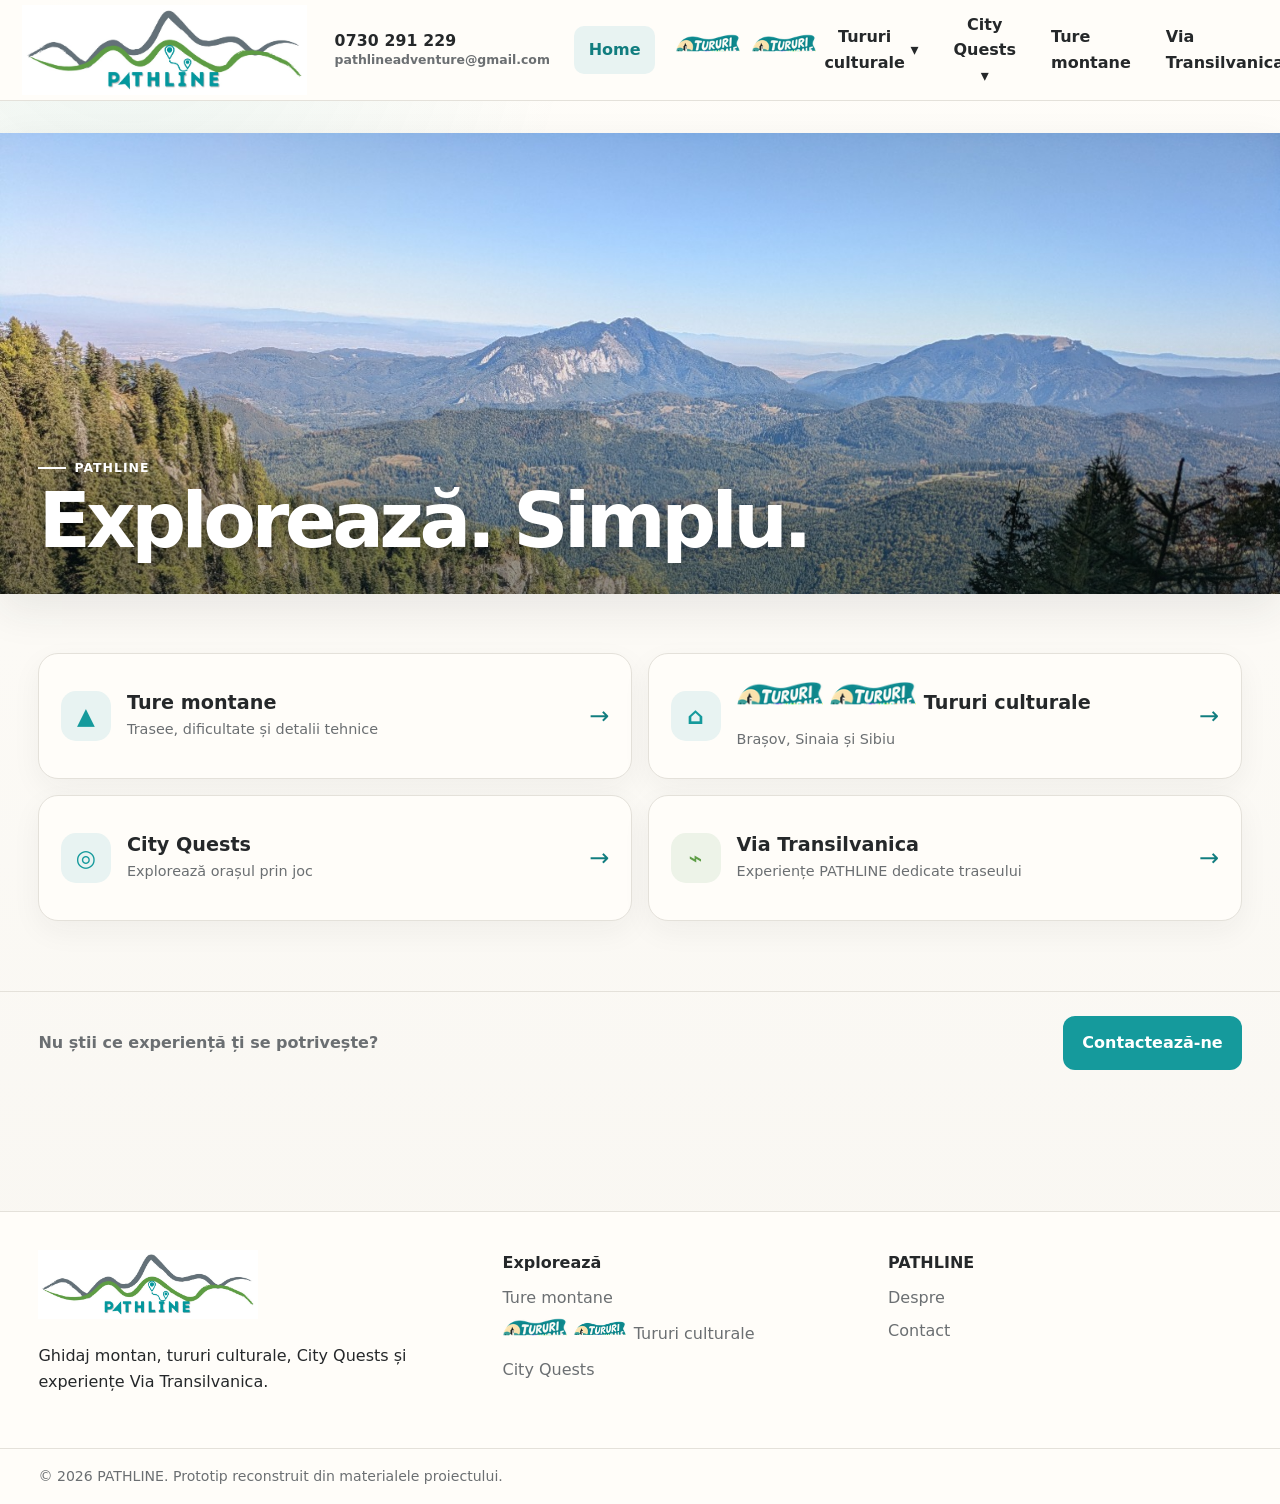
<file: index.html>
<!DOCTYPE html>
<html lang="ro">
 <head>
  <meta charset="utf-8"/>
  <meta content="width=device-width,initial-scale=1" name="viewport"/>
  <title>
   PATHLINE — Explorează
  </title>
  <meta content="PATHLINE: ture montane, tururi culturale, City Quests și experiențe Via Transilvanica." name="description"/>
  <link href="assets/css/style.css?v=20261004-icon2" rel="stylesheet"/>
 </head>
 <body>
  <header class="site-header">
   <div class="container nav-shell">
    <a class="brand" href="index.html">
     <img alt="PATHLINE" src="assets/images/pathline-logo.png"/>
    </a>
    <div aria-label="Date de contact PATHLINE" class="header-contact">
     <a aria-label="Sună PATHLINE la 0730 291 229" class="header-phone" href="tel:+40730291229">
      0730 291 229
     </a>
     <a aria-label="Trimite e-mail către PATHLINE" class="header-email" href="mailto:pathlineadventure@gmail.com">
      pathlineadventure@gmail.com
     </a>
    </div>
    <button aria-expanded="false" class="menu-toggle" data-menu-toggle="" type="button">
     ☰ Meniu
    </button>
    <nav class="nav" data-nav="">
     <ul class="nav-list">
      <li>
       <a aria-current="page" class="nav-link" href="index.html">
        Home
       </a>
      </li>
      <li class="dropdown">
       <button aria-expanded="false" class="dropdown-toggle" data-dropdown-toggle="" type="button"><span class="cultural-static-label"><img class="cultural-static-icon" src="assets/images/icon-tururi-culturale-v2.png" alt="" aria-hidden="true"><span>Tururi culturale</span></span> <span aria-hidden="true">▾</span></button>
       <ul class="dropdown-menu">
        <li>
         <a class="overview-link" href="tururi-culturale.html"><span class="cultural-static-label"><img class="cultural-static-icon" src="assets/images/icon-tururi-culturale-v2.png" alt="" aria-hidden="true"><span>Vezi toate tururile culturale</span></span></a>
        </li>
        <li>
         <a href="cultura/brasov.html">
          Brașov
         </a>
        </li>
        <li>
         <a href="cultura/sinaia.html">
          Sinaia
         </a>
        </li>
        <li>
         <a href="cultura/sibiu.html">
          Sibiu
         </a>
        </li>
       </ul>
      </li>
      <li class="dropdown">
       <button aria-expanded="false" class="dropdown-toggle" data-dropdown-toggle="" type="button">
        City Quests ▾
       </button>
       <ul class="dropdown-menu">
        <li>
         <a class="overview-link" href="city-quests.html">
          Vezi toate City Quests
         </a>
        </li>
        <li>
         <a href="quests/brasov.html">
          Brașov City Quest
         </a>
        </li>
        <li>
         <a href="quests/sinaia.html">
          Sinaia City Quest
         </a>
        </li>
       </ul>
      </li>
      <li>
       <a class="nav-link" href="ture.html">
        Ture montane
       </a>
      </li>
      <li>
       <a class="nav-link" href="via-transilvanica.html">
        Via Transilvanica
       </a>
      </li>
      <li>
       <a class="nav-link" href="despre.html">
        Despre
       </a>
      </li>
      <li>
       <a class="nav-link nav-contact" href="contact.html">
        Contact
       </a>
      </li>
     </ul>
    </nav>
   </div>
  </header>
  <main>
   <section class="home-hero">
    <div class="container">
     <div class="home-hero-photo">
      <img alt="Peisaj montan panoramic din zona Brașovului" src="assets/images/home-hero-brasov.jpg"/>
      <div class="home-hero-caption">
       <div class="eyebrow">
        PATHLINE
       </div>
       <h1>
        Explorează. Simplu.
       </h1>
      </div>
     </div>
    </div>
   </section>
   <section class="home-categories">
    <div class="container">
     <div class="home-category-grid">
      <a class="home-category-card mountain" href="ture.html">
       <span class="home-category-mark">
        ▲
       </span>
       <span>
        <strong>
         Ture montane
        </strong>
        <small>
         Trasee, dificultate și detalii tehnice
        </small>
       </span>
       <span class="home-category-arrow">
        →
       </span>
      </a>
      <a class="home-category-card culture" href="tururi-culturale.html">
       <span class="home-category-mark">
        ⌂
       </span>
       <span>
        <strong><span class="cultural-static-label"><img class="cultural-static-icon" src="assets/images/icon-tururi-culturale-v2.png" alt="" aria-hidden="true"><span>Tururi culturale</span></span></strong>
        <small>
         Brașov, Sinaia și Sibiu
        </small>
       </span>
       <span class="home-category-arrow">
        →
       </span>
      </a>
      <a class="home-category-card quest" href="city-quests.html">
       <span class="home-category-mark">
        ◎
       </span>
       <span>
        <strong>
         City Quests
        </strong>
        <small>
         Explorează orașul prin joc
        </small>
       </span>
       <span class="home-category-arrow">
        →
       </span>
      </a>
      <a class="home-category-card via" href="via-transilvanica.html">
       <span class="home-category-mark">
        ⌁
       </span>
       <span>
        <strong>
         Via Transilvanica
        </strong>
        <small>
         Experiențe PATHLINE dedicate traseului
        </small>
       </span>
       <span class="home-category-arrow">
        →
       </span>
      </a>
     </div>
    </div>
   </section>
   <section class="home-bottom">
    <div class="container home-bottom-inner">
     <p>
      Nu știi ce experiență ți se potrivește?
     </p>
     <a class="btn btn-primary" href="contact.html">
      Contactează-ne
     </a>
    </div>
   </section>
  </main>
  <footer class="site-footer">
   <div class="container footer-grid">
    <div class="footer-brand">
     <img alt="PATHLINE" src="assets/images/pathline-logo.png"/>
     <p>
      Ghidaj montan, tururi culturale, City Quests și experiențe Via Transilvanica.
     </p>
    </div>
    <div>
     <div class="footer-title">
      Explorează
     </div>
     <div class="footer-links">
      <a href="ture.html">
       Ture montane
      </a>
      <a href="tururi-culturale.html"><span class="cultural-static-label"><img class="cultural-static-icon" src="assets/images/icon-tururi-culturale-v2.png" alt="" aria-hidden="true"><span>Tururi culturale</span></span></a>
      <a href="city-quests.html">
       City Quests
      </a>
     </div>
    </div>
    <div>
     <div class="footer-title">
      PATHLINE
     </div>
     <div class="footer-links">
      <a href="despre.html">
       Despre
      </a>
      <a href="contact.html">
       Contact
      </a>
     </div>
    </div>
   </div>
   <div class="container footer-bottom">
    © 2026 PATHLINE. Prototip reconstruit din materialele proiectului.
   </div>
  </footer>
  <script defer="" src="assets/js/main.js?v=20261004-icon2">
  </script>
 </body>
</html>
</file>
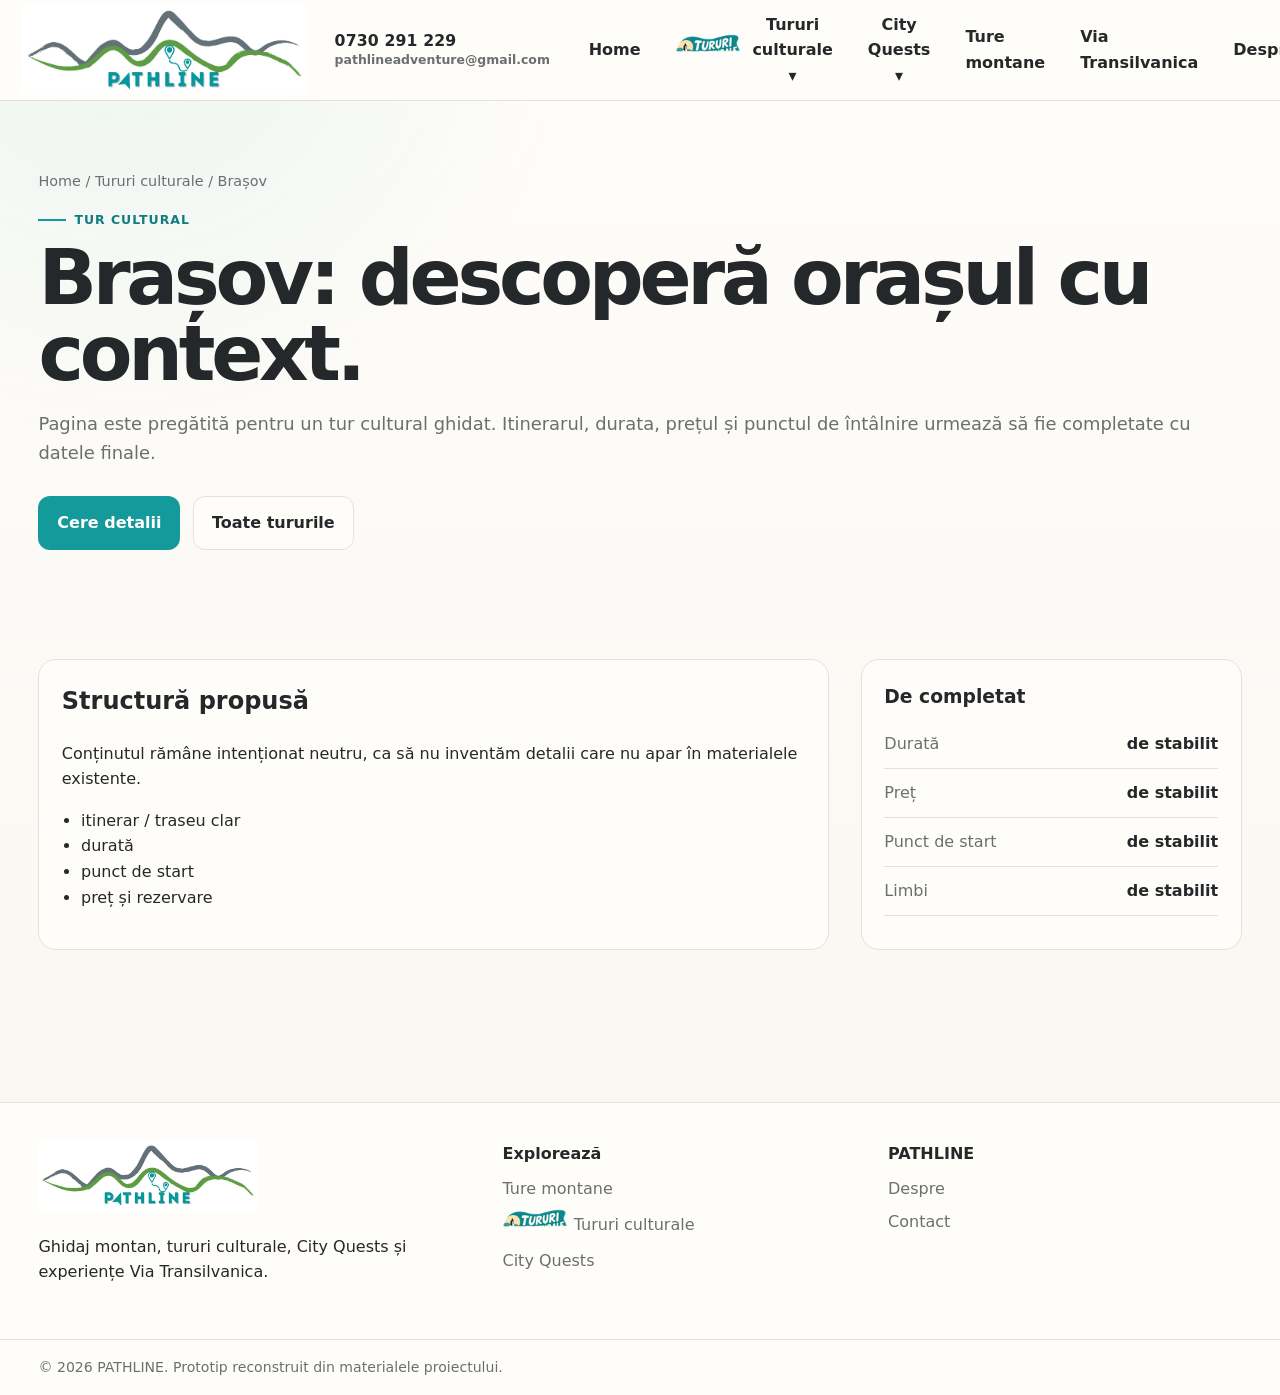
<file: brasov (1).html>
<!DOCTYPE html>
<html lang="ro">
 <head>
  <meta charset="utf-8"/>
  <meta content="width=device-width,initial-scale=1" name="viewport"/>
  <title>
   PATHLINE — Tur cultural Brașov
  </title>
  <meta content="PATHLINE — tur cultural în Brașov." name="description"/>
  <link href="../assets/css/style.css" rel="stylesheet"/>
 </head>
 <body>
  <header class="site-header">
   <div class="container nav-shell">
    <a class="brand" href="../index.html">
     <img alt="PATHLINE" src="../assets/images/pathline-logo.png"/>
    </a>
    <div aria-label="Date de contact PATHLINE" class="header-contact">
     <a aria-label="Sună PATHLINE la 0730 291 229" class="header-phone" href="tel:+40730291229">
      0730 291 229
     </a>
     <a aria-label="Trimite e-mail către PATHLINE" class="header-email" href="mailto:pathlineadventure@gmail.com">
      pathlineadventure@gmail.com
     </a>
    </div>
    <button aria-expanded="false" class="menu-toggle" data-menu-toggle="" type="button">
     ☰ Meniu
    </button>
    <nav class="nav" data-nav="">
     <ul class="nav-list">
      <li>
       <a class="nav-link" href="../index.html">
        Home
       </a>
      </li>
      <li class="dropdown">
       <button aria-expanded="false" class="dropdown-toggle" data-dropdown-toggle="" type="button">
        Tururi culturale ▾
       </button>
       <ul class="dropdown-menu">
        <li>
         <a class="overview-link" href="../tururi-culturale.html">
          Vezi toate tururile culturale
         </a>
        </li>
        <li>
         <a href="../cultura/brasov.html">
          Brașov
         </a>
        </li>
        <li>
         <a href="../cultura/sinaia.html">
          Sinaia
         </a>
        </li>
        <li>
         <a href="../cultura/sibiu.html">
          Sibiu
         </a>
        </li>
       </ul>
      </li>
      <li class="dropdown">
       <button aria-expanded="false" class="dropdown-toggle" data-dropdown-toggle="" type="button">
        City Quests ▾
       </button>
       <ul class="dropdown-menu">
        <li>
         <a class="overview-link" href="../city-quests.html">
          Vezi toate City Quests
         </a>
        </li>
        <li>
         <a href="../quests/brasov.html">
          Brașov City Quest
         </a>
        </li>
        <li>
         <a href="../quests/sinaia.html">
          Sinaia City Quest
         </a>
        </li>
       </ul>
      </li>
      <li>
       <a class="nav-link" href="../ture.html">
        Ture montane
       </a>
      </li>
      <li>
       <a class="nav-link" href="../via-transilvanica.html">
        Via Transilvanica
       </a>
      </li>
      <li>
       <a class="nav-link" href="../despre.html">
        Despre
       </a>
      </li>
      <li>
       <a class="nav-link nav-contact" href="../contact.html">
        Contact
       </a>
      </li>
     </ul>
    </nav>
   </div>
  </header>
  <main>
   <section class="page-hero">
    <div class="container">
     <div class="breadcrumbs">
      <a href="../index.html">
       Home
      </a>
      /
      <a href="../tururi-culturale.html">
       Tururi culturale
      </a>
      / Brașov
     </div>
     <div class="eyebrow">
      Tur cultural
     </div>
     <h1>
      Brașov: descoperă orașul cu context.
     </h1>
     <p>
      Pagina este pregătită pentru un tur cultural ghidat. Itinerarul, durata, prețul și punctul de întâlnire urmează să fie completate cu datele finale.
     </p>
     <div class="hero-actions">
      <a class="btn btn-primary" href="../contact.html">
       Cere detalii
      </a>
      <a class="btn btn-secondary" href="../tururi-culturale.html">
       Toate tururile
      </a>
     </div>
    </div>
   </section>
   <section class="section">
    <div class="container content-grid">
     <article class="content-card">
      <h2>
       Structură propusă
      </h2>
      <p>
       Conținutul rămâne intenționat neutru, ca să nu inventăm detalii care nu apar în materialele existente.
      </p>
      <ul class="checklist">
       <li>
        itinerar / traseu clar
       </li>
       <li>
        durată
       </li>
       <li>
        punct de start
       </li>
       <li>
        preț și rezervare
       </li>
      </ul>
     </article>
     <aside class="content-card">
      <h3>
       De completat
      </h3>
      <div class="info-list">
       <div class="info-row">
        <span>
         Durată
        </span>
        <strong>
         de stabilit
        </strong>
       </div>
       <div class="info-row">
        <span>
         Preț
        </span>
        <strong>
         de stabilit
        </strong>
       </div>
       <div class="info-row">
        <span>
         Punct de start
        </span>
        <strong>
         de stabilit
        </strong>
       </div>
       <div class="info-row">
        <span>
         Limbi
        </span>
        <strong>
         de stabilit
        </strong>
       </div>
      </div>
     </aside>
    </div>
   </section>
  </main>
  <footer class="site-footer">
   <div class="container footer-grid">
    <div class="footer-brand">
     <img alt="PATHLINE" src="../assets/images/pathline-logo.png"/>
     <p>
      Ghidaj montan, tururi culturale, City Quests și experiențe Via Transilvanica.
     </p>
    </div>
    <div>
     <div class="footer-title">
      Explorează
     </div>
     <div class="footer-links">
      <a href="../ture.html">
       Ture montane
      </a>
      <a href="../tururi-culturale.html">
       Tururi culturale
      </a>
      <a href="../city-quests.html">
       City Quests
      </a>
     </div>
    </div>
    <div>
     <div class="footer-title">
      PATHLINE
     </div>
     <div class="footer-links">
      <a href="../despre.html">
       Despre
      </a>
      <a href="../contact.html">
       Contact
      </a>
     </div>
    </div>
   </div>
   <div class="container footer-bottom">
    © 2026 PATHLINE. Prototip reconstruit din materialele proiectului.
   </div>
  </footer>
  <script defer="" src="../assets/js/main.js">
  </script>
 </body>
</html>
</file>
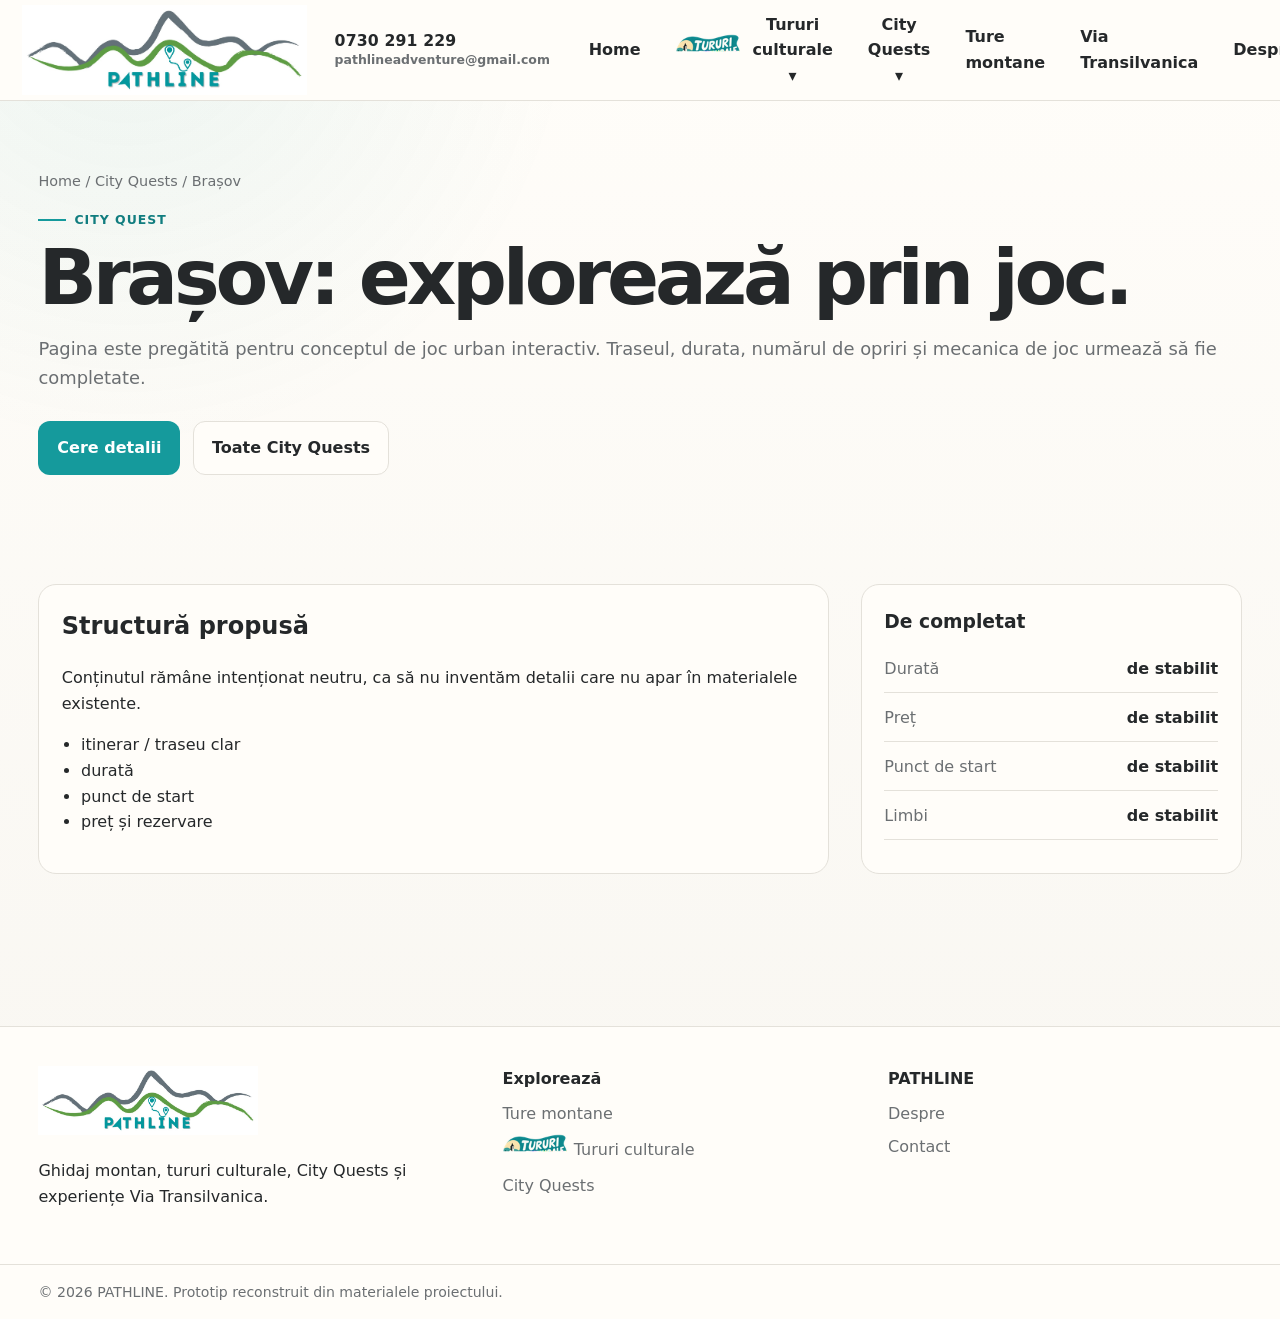
<file: brasov.html>
<!DOCTYPE html>
<html lang="ro">
 <head>
  <meta charset="utf-8"/>
  <meta content="width=device-width,initial-scale=1" name="viewport"/>
  <title>
   PATHLINE — City Quest Brașov
  </title>
  <meta content="PATHLINE — city quest în Brașov." name="description"/>
  <link href="../assets/css/style.css" rel="stylesheet"/>
 </head>
 <body>
  <header class="site-header">
   <div class="container nav-shell">
    <a class="brand" href="../index.html">
     <img alt="PATHLINE" src="../assets/images/pathline-logo.png"/>
    </a>
    <div aria-label="Date de contact PATHLINE" class="header-contact">
     <a aria-label="Sună PATHLINE la 0730 291 229" class="header-phone" href="tel:+40730291229">
      0730 291 229
     </a>
     <a aria-label="Trimite e-mail către PATHLINE" class="header-email" href="mailto:pathlineadventure@gmail.com">
      pathlineadventure@gmail.com
     </a>
    </div>
    <button aria-expanded="false" class="menu-toggle" data-menu-toggle="" type="button">
     ☰ Meniu
    </button>
    <nav class="nav" data-nav="">
     <ul class="nav-list">
      <li>
       <a class="nav-link" href="../index.html">
        Home
       </a>
      </li>
      <li class="dropdown">
       <button aria-expanded="false" class="dropdown-toggle" data-dropdown-toggle="" type="button">
        Tururi culturale ▾
       </button>
       <ul class="dropdown-menu">
        <li>
         <a class="overview-link" href="../tururi-culturale.html">
          Vezi toate tururile culturale
         </a>
        </li>
        <li>
         <a href="../cultura/brasov.html">
          Brașov
         </a>
        </li>
        <li>
         <a href="../cultura/sinaia.html">
          Sinaia
         </a>
        </li>
        <li>
         <a href="../cultura/sibiu.html">
          Sibiu
         </a>
        </li>
       </ul>
      </li>
      <li class="dropdown">
       <button aria-expanded="false" class="dropdown-toggle" data-dropdown-toggle="" type="button">
        City Quests ▾
       </button>
       <ul class="dropdown-menu">
        <li>
         <a class="overview-link" href="../city-quests.html">
          Vezi toate City Quests
         </a>
        </li>
        <li>
         <a href="../quests/brasov.html">
          Brașov City Quest
         </a>
        </li>
        <li>
         <a href="../quests/sinaia.html">
          Sinaia City Quest
         </a>
        </li>
       </ul>
      </li>
      <li>
       <a class="nav-link" href="../ture.html">
        Ture montane
       </a>
      </li>
      <li>
       <a class="nav-link" href="../via-transilvanica.html">
        Via Transilvanica
       </a>
      </li>
      <li>
       <a class="nav-link" href="../despre.html">
        Despre
       </a>
      </li>
      <li>
       <a class="nav-link nav-contact" href="../contact.html">
        Contact
       </a>
      </li>
     </ul>
    </nav>
   </div>
  </header>
  <main>
   <section class="page-hero">
    <div class="container">
     <div class="breadcrumbs">
      <a href="../index.html">
       Home
      </a>
      /
      <a href="../city-quests.html">
       City Quests
      </a>
      / Brașov
     </div>
     <div class="eyebrow">
      City Quest
     </div>
     <h1>
      Brașov: explorează prin joc.
     </h1>
     <p>
      Pagina este pregătită pentru conceptul de joc urban interactiv. Traseul, durata, numărul de opriri și mecanica de joc urmează să fie completate.
     </p>
     <div class="hero-actions">
      <a class="btn btn-primary" href="../contact.html">
       Cere detalii
      </a>
      <a class="btn btn-secondary" href="../city-quests.html">
       Toate City Quests
      </a>
     </div>
    </div>
   </section>
   <section class="section">
    <div class="container content-grid">
     <article class="content-card">
      <h2>
       Structură propusă
      </h2>
      <p>
       Conținutul rămâne intenționat neutru, ca să nu inventăm detalii care nu apar în materialele existente.
      </p>
      <ul class="checklist">
       <li>
        itinerar / traseu clar
       </li>
       <li>
        durată
       </li>
       <li>
        punct de start
       </li>
       <li>
        preț și rezervare
       </li>
      </ul>
     </article>
     <aside class="content-card">
      <h3>
       De completat
      </h3>
      <div class="info-list">
       <div class="info-row">
        <span>
         Durată
        </span>
        <strong>
         de stabilit
        </strong>
       </div>
       <div class="info-row">
        <span>
         Preț
        </span>
        <strong>
         de stabilit
        </strong>
       </div>
       <div class="info-row">
        <span>
         Punct de start
        </span>
        <strong>
         de stabilit
        </strong>
       </div>
       <div class="info-row">
        <span>
         Limbi
        </span>
        <strong>
         de stabilit
        </strong>
       </div>
      </div>
     </aside>
    </div>
   </section>
  </main>
  <footer class="site-footer">
   <div class="container footer-grid">
    <div class="footer-brand">
     <img alt="PATHLINE" src="../assets/images/pathline-logo.png"/>
     <p>
      Ghidaj montan, tururi culturale, City Quests și experiențe Via Transilvanica.
     </p>
    </div>
    <div>
     <div class="footer-title">
      Explorează
     </div>
     <div class="footer-links">
      <a href="../ture.html">
       Ture montane
      </a>
      <a href="../tururi-culturale.html">
       Tururi culturale
      </a>
      <a href="../city-quests.html">
       City Quests
      </a>
     </div>
    </div>
    <div>
     <div class="footer-title">
      PATHLINE
     </div>
     <div class="footer-links">
      <a href="../despre.html">
       Despre
      </a>
      <a href="../contact.html">
       Contact
      </a>
     </div>
    </div>
   </div>
   <div class="container footer-bottom">
    © 2026 PATHLINE. Prototip reconstruit din materialele proiectului.
   </div>
  </footer>
  <script defer="" src="../assets/js/main.js">
  </script>
 </body>
</html>
</file>
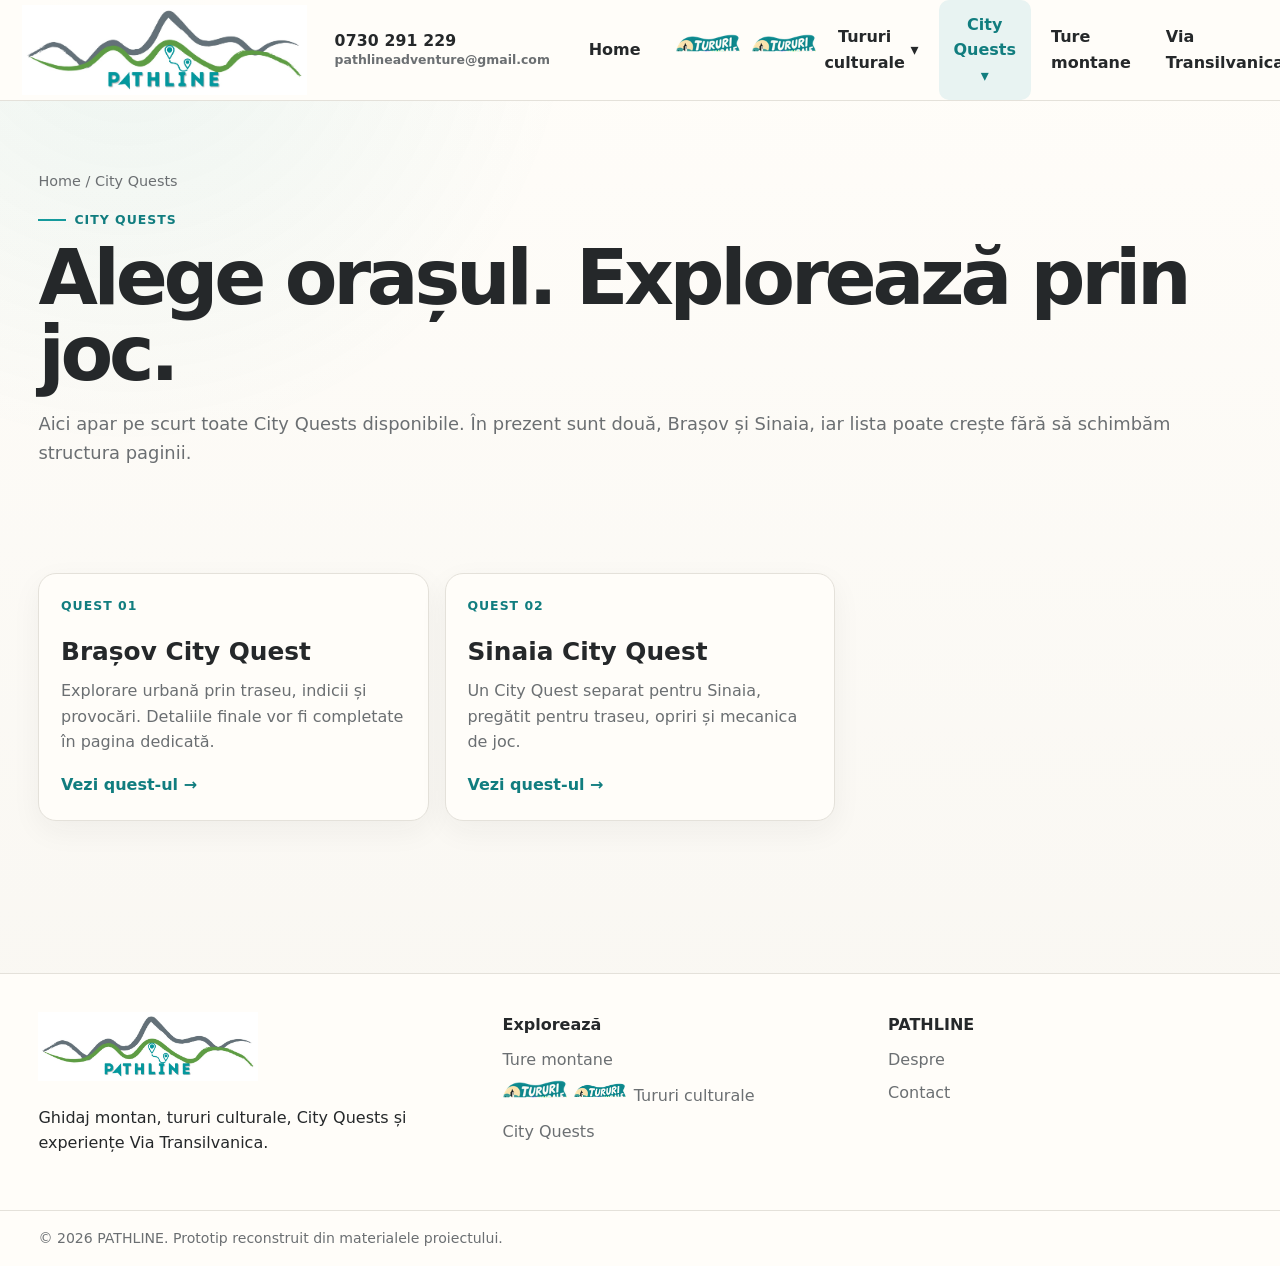
<file: city-quests.html>
<!DOCTYPE html>
<html lang="ro">
 <head>
  <meta charset="utf-8"/>
  <meta content="width=device-width,initial-scale=1" name="viewport"/>
  <title>
   PATHLINE — City Quests
  </title>
  <meta content="City Quests PATHLINE: Brașov, Sinaia și viitoare experiențe urbane interactive." name="description"/>
  <link href="assets/css/style.css?v=20261004-icon2" rel="stylesheet"/>
 </head>
 <body>
  <header class="site-header">
   <div class="container nav-shell">
    <a class="brand" href="index.html">
     <img alt="PATHLINE" src="assets/images/pathline-logo.png"/>
    </a>
    <div aria-label="Date de contact PATHLINE" class="header-contact">
     <a aria-label="Sună PATHLINE la 0730 291 229" class="header-phone" href="tel:+40730291229">
      0730 291 229
     </a>
     <a aria-label="Trimite e-mail către PATHLINE" class="header-email" href="mailto:pathlineadventure@gmail.com">
      pathlineadventure@gmail.com
     </a>
    </div>
    <button aria-expanded="false" class="menu-toggle" data-menu-toggle="" type="button">
     ☰ Meniu
    </button>
    <nav class="nav" data-nav="">
     <ul class="nav-list">
      <li>
       <a class="nav-link" href="index.html">
        Home
       </a>
      </li>
      <li class="dropdown">
       <button aria-expanded="false" class="dropdown-toggle" data-dropdown-toggle="" type="button"><span class="cultural-static-label"><img class="cultural-static-icon" src="assets/images/icon-tururi-culturale-v2.png" alt="" aria-hidden="true"><span>Tururi culturale</span></span> <span aria-hidden="true">▾</span></button>
       <ul class="dropdown-menu">
        <li>
         <a class="overview-link" href="tururi-culturale.html"><span class="cultural-static-label"><img class="cultural-static-icon" src="assets/images/icon-tururi-culturale-v2.png" alt="" aria-hidden="true"><span>Vezi toate tururile culturale</span></span></a>
        </li>
        <li>
         <a href="cultura/brasov.html">
          Brașov
         </a>
        </li>
        <li>
         <a href="cultura/sinaia.html">
          Sinaia
         </a>
        </li>
        <li>
         <a href="cultura/sibiu.html">
          Sibiu
         </a>
        </li>
       </ul>
      </li>
      <li class="dropdown">
       <button aria-expanded="false" class="dropdown-toggle" data-dropdown-toggle="" type="button">
        City Quests ▾
       </button>
       <ul class="dropdown-menu">
        <li>
         <a class="overview-link" href="city-quests.html">
          Vezi toate City Quests
         </a>
        </li>
        <li>
         <a href="quests/brasov.html">
          Brașov City Quest
         </a>
        </li>
        <li>
         <a href="quests/sinaia.html">
          Sinaia City Quest
         </a>
        </li>
       </ul>
      </li>
      <li>
       <a class="nav-link" href="ture.html">
        Ture montane
       </a>
      </li>
      <li>
       <a class="nav-link" href="via-transilvanica.html">
        Via Transilvanica
       </a>
      </li>
      <li>
       <a class="nav-link" href="despre.html">
        Despre
       </a>
      </li>
      <li>
       <a class="nav-link nav-contact" href="contact.html">
        Contact
       </a>
      </li>
     </ul>
    </nav>
   </div>
  </header>
  <main>
   <section class="page-hero compact-page-hero">
    <div class="container category-intro">
     <div class="breadcrumbs">
      <a href="index.html">
       Home
      </a>
      / City Quests
     </div>
     <div class="eyebrow">
      City Quests
     </div>
     <h1>
      Alege orașul. Explorează prin joc.
     </h1>
     <p>
      Aici apar pe scurt toate City Quests disponibile. În prezent sunt două, Brașov și Sinaia, iar lista poate crește fără să schimbăm structura paginii.
     </p>
    </div>
   </section>
   <section class="section">
    <div class="container overview-grid">
     <a class="overview-card" href="quests/brasov.html">
      <span class="overview-number">
       Quest 01
      </span>
      <h2>
       Brașov City Quest
      </h2>
      <p>
       Explorare urbană prin traseu, indicii și provocări. Detaliile finale vor fi completate în pagina dedicată.
      </p>
      <span class="text-link">
       Vezi quest-ul →
      </span>
     </a>
     <a class="overview-card" href="quests/sinaia.html">
      <span class="overview-number">
       Quest 02
      </span>
      <h2>
       Sinaia City Quest
      </h2>
      <p>
       Un City Quest separat pentru Sinaia, pregătit pentru traseu, opriri și mecanica de joc.
      </p>
      <span class="text-link">
       Vezi quest-ul →
      </span>
     </a>
    </div>
   </section>
  </main>
  <footer class="site-footer">
   <div class="container footer-grid">
    <div class="footer-brand">
     <img alt="PATHLINE" src="assets/images/pathline-logo.png"/>
     <p>
      Ghidaj montan, tururi culturale, City Quests și experiențe Via Transilvanica.
     </p>
    </div>
    <div>
     <div class="footer-title">
      Explorează
     </div>
     <div class="footer-links">
      <a href="ture.html">
       Ture montane
      </a>
      <a href="tururi-culturale.html"><span class="cultural-static-label"><img class="cultural-static-icon" src="assets/images/icon-tururi-culturale-v2.png" alt="" aria-hidden="true"><span>Tururi culturale</span></span></a>
      <a href="city-quests.html">
       City Quests
      </a>
     </div>
    </div>
    <div>
     <div class="footer-title">
      PATHLINE
     </div>
     <div class="footer-links">
      <a href="despre.html">
       Despre
      </a>
      <a href="contact.html">
       Contact
      </a>
     </div>
    </div>
   </div>
   <div class="container footer-bottom">
    © 2026 PATHLINE. Prototip reconstruit din materialele proiectului.
   </div>
  </footer>
  <script defer="" src="assets/js/main.js?v=20261004-icon2">
  </script>
 </body>
</html>
</file>
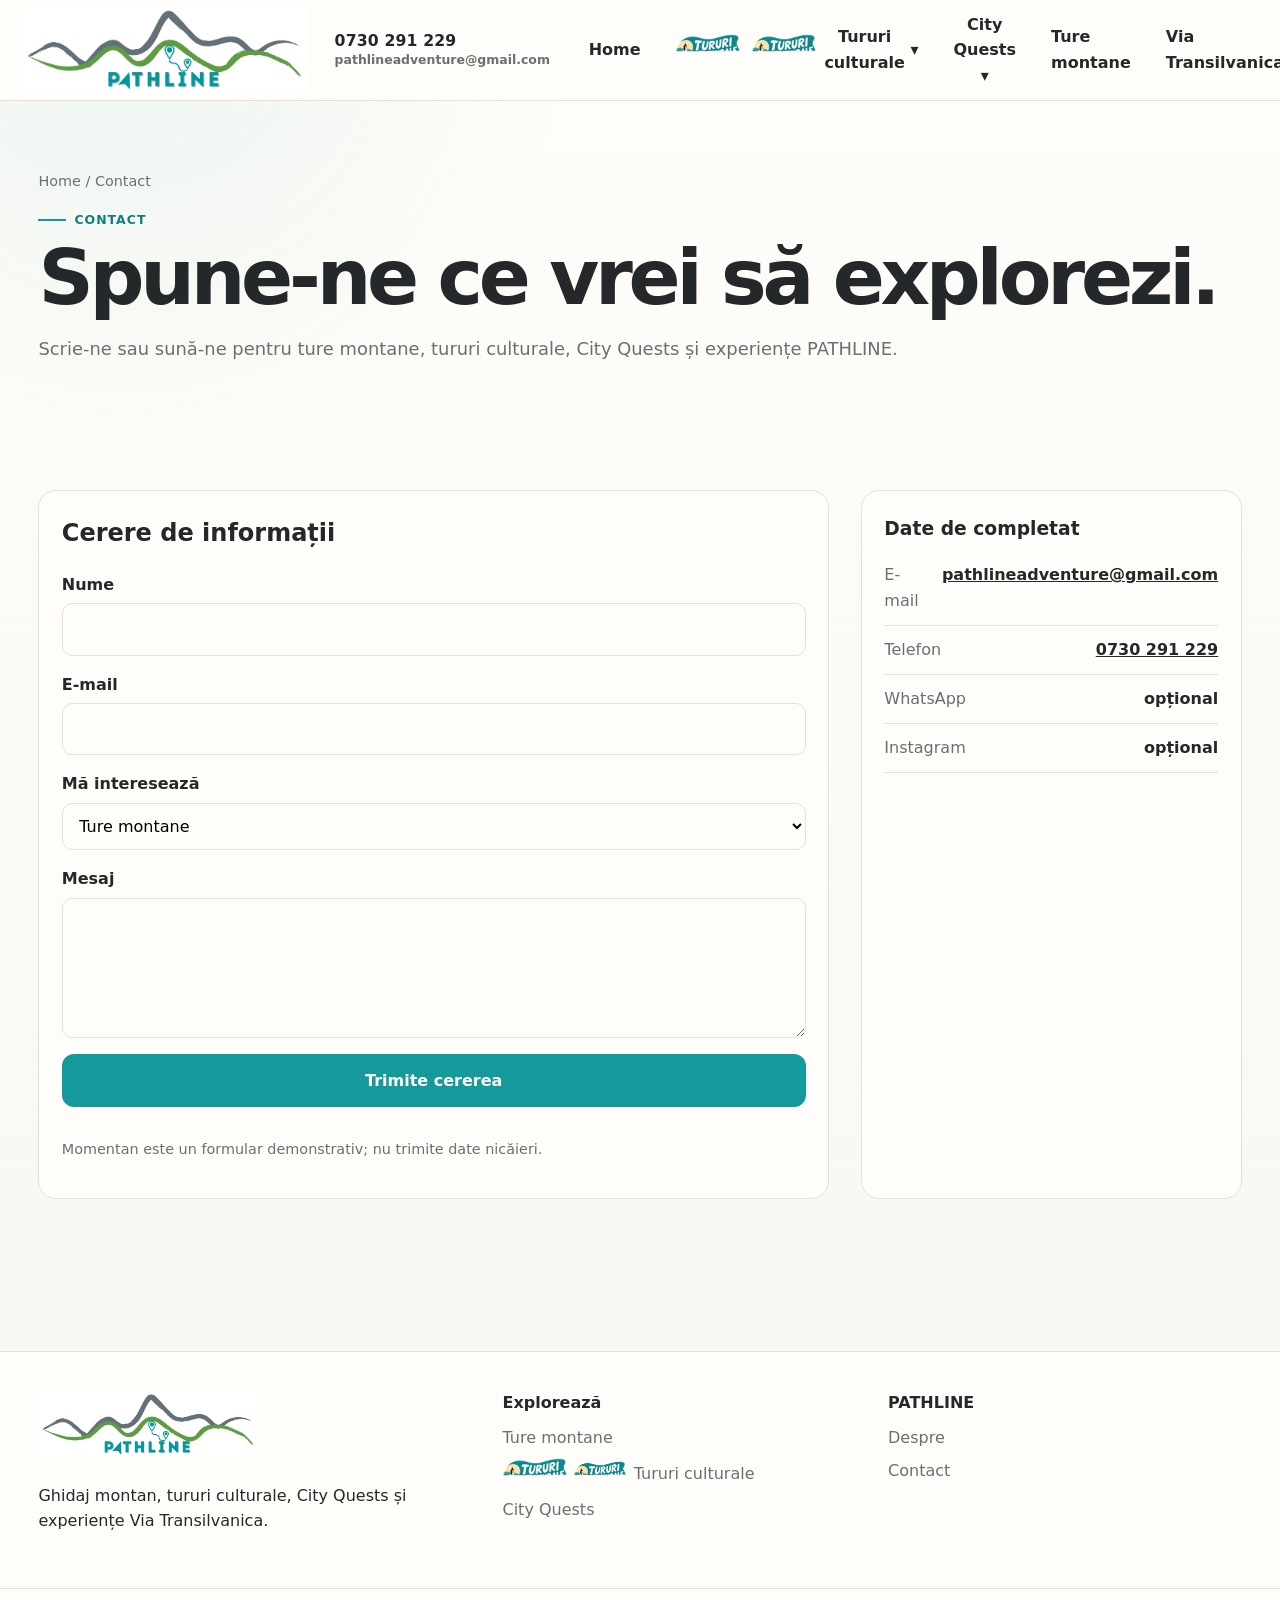
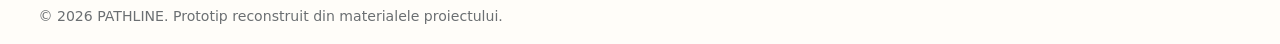
<file: contact.html>
<!DOCTYPE html>
<html lang="ro">
 <head>
  <meta charset="utf-8"/>
  <meta content="width=device-width,initial-scale=1" name="viewport"/>
  <title>
   PATHLINE — Contact
  </title>
  <meta content="Contact PATHLINE." name="description"/>
  <link href="assets/css/style.css?v=20261004-icon2" rel="stylesheet"/>
 </head>
 <body>
  <header class="site-header">
   <div class="container nav-shell">
    <a class="brand" href="index.html">
     <img alt="PATHLINE" src="assets/images/pathline-logo.png"/>
    </a>
    <div aria-label="Date de contact PATHLINE" class="header-contact">
     <a aria-label="Sună PATHLINE la 0730 291 229" class="header-phone" href="tel:+40730291229">
      0730 291 229
     </a>
     <a aria-label="Trimite e-mail către PATHLINE" class="header-email" href="mailto:pathlineadventure@gmail.com">
      pathlineadventure@gmail.com
     </a>
    </div>
    <button aria-expanded="false" class="menu-toggle" data-menu-toggle="" type="button">
     ☰ Meniu
    </button>
    <nav class="nav" data-nav="">
     <ul class="nav-list">
      <li>
       <a class="nav-link" href="index.html">
        Home
       </a>
      </li>
      <li class="dropdown">
       <button aria-expanded="false" class="dropdown-toggle" data-dropdown-toggle="" type="button"><span class="cultural-static-label"><img class="cultural-static-icon" src="assets/images/icon-tururi-culturale-v2.png" alt="" aria-hidden="true"><span>Tururi culturale</span></span> <span aria-hidden="true">▾</span></button>
       <ul class="dropdown-menu">
        <li>
         <a class="overview-link" href="tururi-culturale.html"><span class="cultural-static-label"><img class="cultural-static-icon" src="assets/images/icon-tururi-culturale-v2.png" alt="" aria-hidden="true"><span>Vezi toate tururile culturale</span></span></a>
        </li>
        <li>
         <a href="cultura/brasov.html">
          Brașov
         </a>
        </li>
        <li>
         <a href="cultura/sinaia.html">
          Sinaia
         </a>
        </li>
        <li>
         <a href="cultura/sibiu.html">
          Sibiu
         </a>
        </li>
       </ul>
      </li>
      <li class="dropdown">
       <button aria-expanded="false" class="dropdown-toggle" data-dropdown-toggle="" type="button">
        City Quests ▾
       </button>
       <ul class="dropdown-menu">
        <li>
         <a class="overview-link" href="city-quests.html">
          Vezi toate City Quests
         </a>
        </li>
        <li>
         <a href="quests/brasov.html">
          Brașov City Quest
         </a>
        </li>
        <li>
         <a href="quests/sinaia.html">
          Sinaia City Quest
         </a>
        </li>
       </ul>
      </li>
      <li>
       <a class="nav-link" href="ture.html">
        Ture montane
       </a>
      </li>
      <li>
       <a class="nav-link" href="via-transilvanica.html">
        Via Transilvanica
       </a>
      </li>
      <li>
       <a class="nav-link" href="despre.html">
        Despre
       </a>
      </li>
      <li>
       <a aria-current="page" class="nav-link nav-contact" href="contact.html">
        Contact
       </a>
      </li>
     </ul>
    </nav>
   </div>
  </header>
  <main>
   <section class="page-hero">
    <div class="container">
     <div class="breadcrumbs">
      <a href="index.html">
       Home
      </a>
      / Contact
     </div>
     <div class="eyebrow">
      Contact
     </div>
     <h1>
      Spune-ne ce vrei să explorezi.
     </h1>
     <p>
      Scrie-ne sau sună-ne pentru ture montane, tururi culturale, City Quests și experiențe PATHLINE.
     </p>
    </div>
   </section>
   <section class="section">
    <div class="container content-grid">
     <article class="content-card">
      <h2>
       Cerere de informații
      </h2>
      <form class="form" data-demo-form="">
       <div class="field">
        <label for="name">
         Nume
        </label>
        <input id="name" required=""/>
       </div>
       <div class="field">
        <label for="email">
         E-mail
        </label>
        <input id="email" required="" type="email"/>
       </div>
       <div class="field">
        <label for="interest">
         Mă interesează
        </label>
        <select id="interest">
         <option>
          Ture montane
         </option>
         <option>
          Tur cultural
         </option>
         <option>
          City Quest
         </option>
         <option>
          Tură privată
         </option>
        </select>
       </div>
       <div class="field">
        <label for="message">
         Mesaj
        </label>
        <textarea id="message" required=""></textarea>
       </div>
       <button class="btn btn-primary" type="submit">
        Trimite cererea
       </button>
       <p class="form-note">
        Momentan este un formular demonstrativ; nu trimite date nicăieri.
       </p>
       <div class="notice" data-form-notice="">
       </div>
      </form>
     </article>
     <aside class="content-card">
      <h3>
       Date de completat
      </h3>
      <div class="info-list">
       <div class="info-row">
        <span>
         E-mail
        </span>
        <strong>
         <a href="mailto:pathlineadventure@gmail.com">
          pathlineadventure@gmail.com
         </a>
        </strong>
       </div>
       <div class="info-row">
        <span>
         Telefon
        </span>
        <strong>
         <a href="tel:+40730291229">
          0730 291 229
         </a>
        </strong>
       </div>
       <div class="info-row">
        <span>
         WhatsApp
        </span>
        <strong>
         opțional
        </strong>
       </div>
       <div class="info-row">
        <span>
         Instagram
        </span>
        <strong>
         opțional
        </strong>
       </div>
      </div>
     </aside>
    </div>
   </section>
  </main>
  <footer class="site-footer">
   <div class="container footer-grid">
    <div class="footer-brand">
     <img alt="PATHLINE" src="assets/images/pathline-logo.png"/>
     <p>
      Ghidaj montan, tururi culturale, City Quests și experiențe Via Transilvanica.
     </p>
    </div>
    <div>
     <div class="footer-title">
      Explorează
     </div>
     <div class="footer-links">
      <a href="ture.html">
       Ture montane
      </a>
      <a href="tururi-culturale.html"><span class="cultural-static-label"><img class="cultural-static-icon" src="assets/images/icon-tururi-culturale-v2.png" alt="" aria-hidden="true"><span>Tururi culturale</span></span></a>
      <a href="city-quests.html">
       City Quests
      </a>
     </div>
    </div>
    <div>
     <div class="footer-title">
      PATHLINE
     </div>
     <div class="footer-links">
      <a href="despre.html">
       Despre
      </a>
      <a href="contact.html">
       Contact
      </a>
     </div>
    </div>
   </div>
   <div class="container footer-bottom">
    © 2026 PATHLINE. Prototip reconstruit din materialele proiectului.
   </div>
  </footer>
  <script defer="" src="assets/js/main.js?v=20261004-icon2">
  </script>
 </body>
</html>
</file>
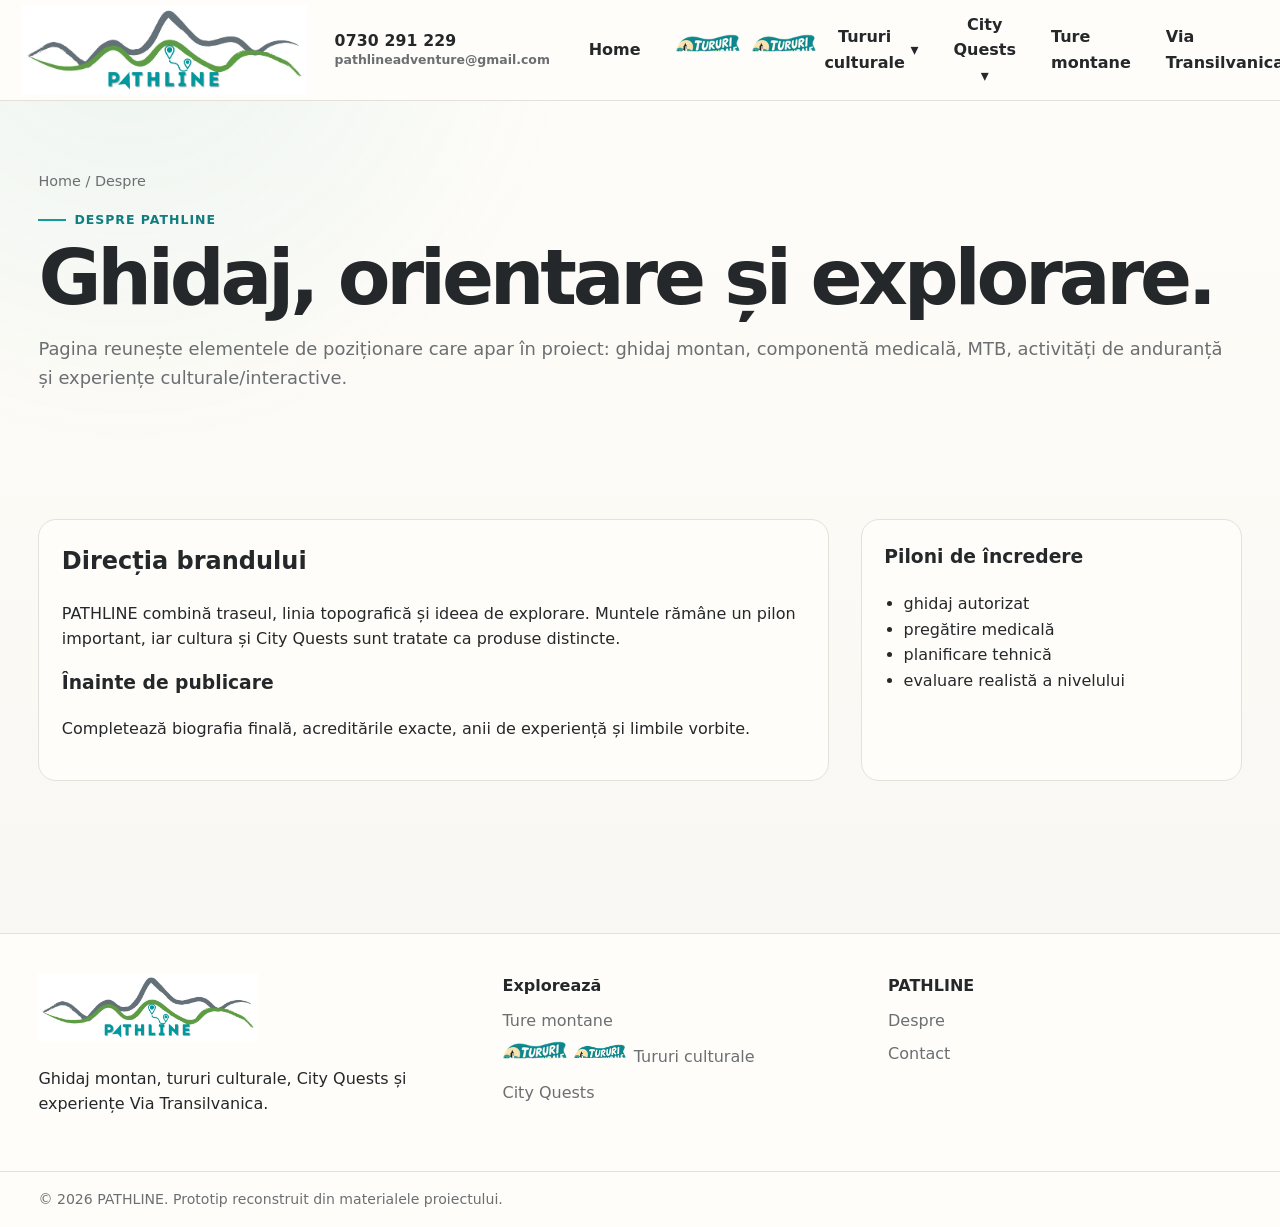
<file: despre.html>
<!DOCTYPE html>
<html lang="ro">
 <head>
  <meta charset="utf-8"/>
  <meta content="width=device-width,initial-scale=1" name="viewport"/>
  <title>
   PATHLINE — Despre
  </title>
  <meta content="Despre PATHLINE." name="description"/>
  <link href="assets/css/style.css?v=20261004-icon2" rel="stylesheet"/>
 </head>
 <body>
  <header class="site-header">
   <div class="container nav-shell">
    <a class="brand" href="index.html">
     <img alt="PATHLINE" src="assets/images/pathline-logo.png"/>
    </a>
    <div aria-label="Date de contact PATHLINE" class="header-contact">
     <a aria-label="Sună PATHLINE la 0730 291 229" class="header-phone" href="tel:+40730291229">
      0730 291 229
     </a>
     <a aria-label="Trimite e-mail către PATHLINE" class="header-email" href="mailto:pathlineadventure@gmail.com">
      pathlineadventure@gmail.com
     </a>
    </div>
    <button aria-expanded="false" class="menu-toggle" data-menu-toggle="" type="button">
     ☰ Meniu
    </button>
    <nav class="nav" data-nav="">
     <ul class="nav-list">
      <li>
       <a class="nav-link" href="index.html">
        Home
       </a>
      </li>
      <li class="dropdown">
       <button aria-expanded="false" class="dropdown-toggle" data-dropdown-toggle="" type="button"><span class="cultural-static-label"><img class="cultural-static-icon" src="assets/images/icon-tururi-culturale-v2.png" alt="" aria-hidden="true"><span>Tururi culturale</span></span> <span aria-hidden="true">▾</span></button>
       <ul class="dropdown-menu">
        <li>
         <a class="overview-link" href="tururi-culturale.html"><span class="cultural-static-label"><img class="cultural-static-icon" src="assets/images/icon-tururi-culturale-v2.png" alt="" aria-hidden="true"><span>Vezi toate tururile culturale</span></span></a>
        </li>
        <li>
         <a href="cultura/brasov.html">
          Brașov
         </a>
        </li>
        <li>
         <a href="cultura/sinaia.html">
          Sinaia
         </a>
        </li>
        <li>
         <a href="cultura/sibiu.html">
          Sibiu
         </a>
        </li>
       </ul>
      </li>
      <li class="dropdown">
       <button aria-expanded="false" class="dropdown-toggle" data-dropdown-toggle="" type="button">
        City Quests ▾
       </button>
       <ul class="dropdown-menu">
        <li>
         <a class="overview-link" href="city-quests.html">
          Vezi toate City Quests
         </a>
        </li>
        <li>
         <a href="quests/brasov.html">
          Brașov City Quest
         </a>
        </li>
        <li>
         <a href="quests/sinaia.html">
          Sinaia City Quest
         </a>
        </li>
       </ul>
      </li>
      <li>
       <a class="nav-link" href="ture.html">
        Ture montane
       </a>
      </li>
      <li>
       <a class="nav-link" href="via-transilvanica.html">
        Via Transilvanica
       </a>
      </li>
      <li>
       <a aria-current="page" class="nav-link" href="despre.html">
        Despre
       </a>
      </li>
      <li>
       <a class="nav-link nav-contact" href="contact.html">
        Contact
       </a>
      </li>
     </ul>
    </nav>
   </div>
  </header>
  <main>
   <section class="page-hero">
    <div class="container">
     <div class="breadcrumbs">
      <a href="index.html">
       Home
      </a>
      / Despre
     </div>
     <div class="eyebrow">
      Despre PATHLINE
     </div>
     <h1>
      Ghidaj, orientare și explorare.
     </h1>
     <p>
      Pagina reunește elementele de poziționare care apar în proiect: ghidaj montan, componentă medicală, MTB, activități de anduranță și experiențe culturale/interactive.
     </p>
    </div>
   </section>
   <section class="section">
    <div class="container content-grid">
     <article class="content-card">
      <h2>
       Direcția brandului
      </h2>
      <p>
       PATHLINE combină traseul, linia topografică și ideea de explorare. Muntele rămâne un pilon important, iar cultura și City Quests sunt tratate ca produse distincte.
      </p>
      <h3>
       Înainte de publicare
      </h3>
      <p>
       Completează biografia finală, acreditările exacte, anii de experiență și limbile vorbite.
      </p>
     </article>
     <aside class="content-card">
      <h3>
       Piloni de încredere
      </h3>
      <ul class="checklist">
       <li>
        ghidaj autorizat
       </li>
       <li>
        pregătire medicală
       </li>
       <li>
        planificare tehnică
       </li>
       <li>
        evaluare realistă a nivelului
       </li>
      </ul>
     </aside>
    </div>
   </section>
  </main>
  <footer class="site-footer">
   <div class="container footer-grid">
    <div class="footer-brand">
     <img alt="PATHLINE" src="assets/images/pathline-logo.png"/>
     <p>
      Ghidaj montan, tururi culturale, City Quests și experiențe Via Transilvanica.
     </p>
    </div>
    <div>
     <div class="footer-title">
      Explorează
     </div>
     <div class="footer-links">
      <a href="ture.html">
       Ture montane
      </a>
      <a href="tururi-culturale.html"><span class="cultural-static-label"><img class="cultural-static-icon" src="assets/images/icon-tururi-culturale-v2.png" alt="" aria-hidden="true"><span>Tururi culturale</span></span></a>
      <a href="city-quests.html">
       City Quests
      </a>
     </div>
    </div>
    <div>
     <div class="footer-title">
      PATHLINE
     </div>
     <div class="footer-links">
      <a href="despre.html">
       Despre
      </a>
      <a href="contact.html">
       Contact
      </a>
     </div>
    </div>
   </div>
   <div class="container footer-bottom">
    © 2026 PATHLINE. Prototip reconstruit din materialele proiectului.
   </div>
  </footer>
  <script defer="" src="assets/js/main.js?v=20261004-icon2">
  </script>
 </body>
</html>
</file>
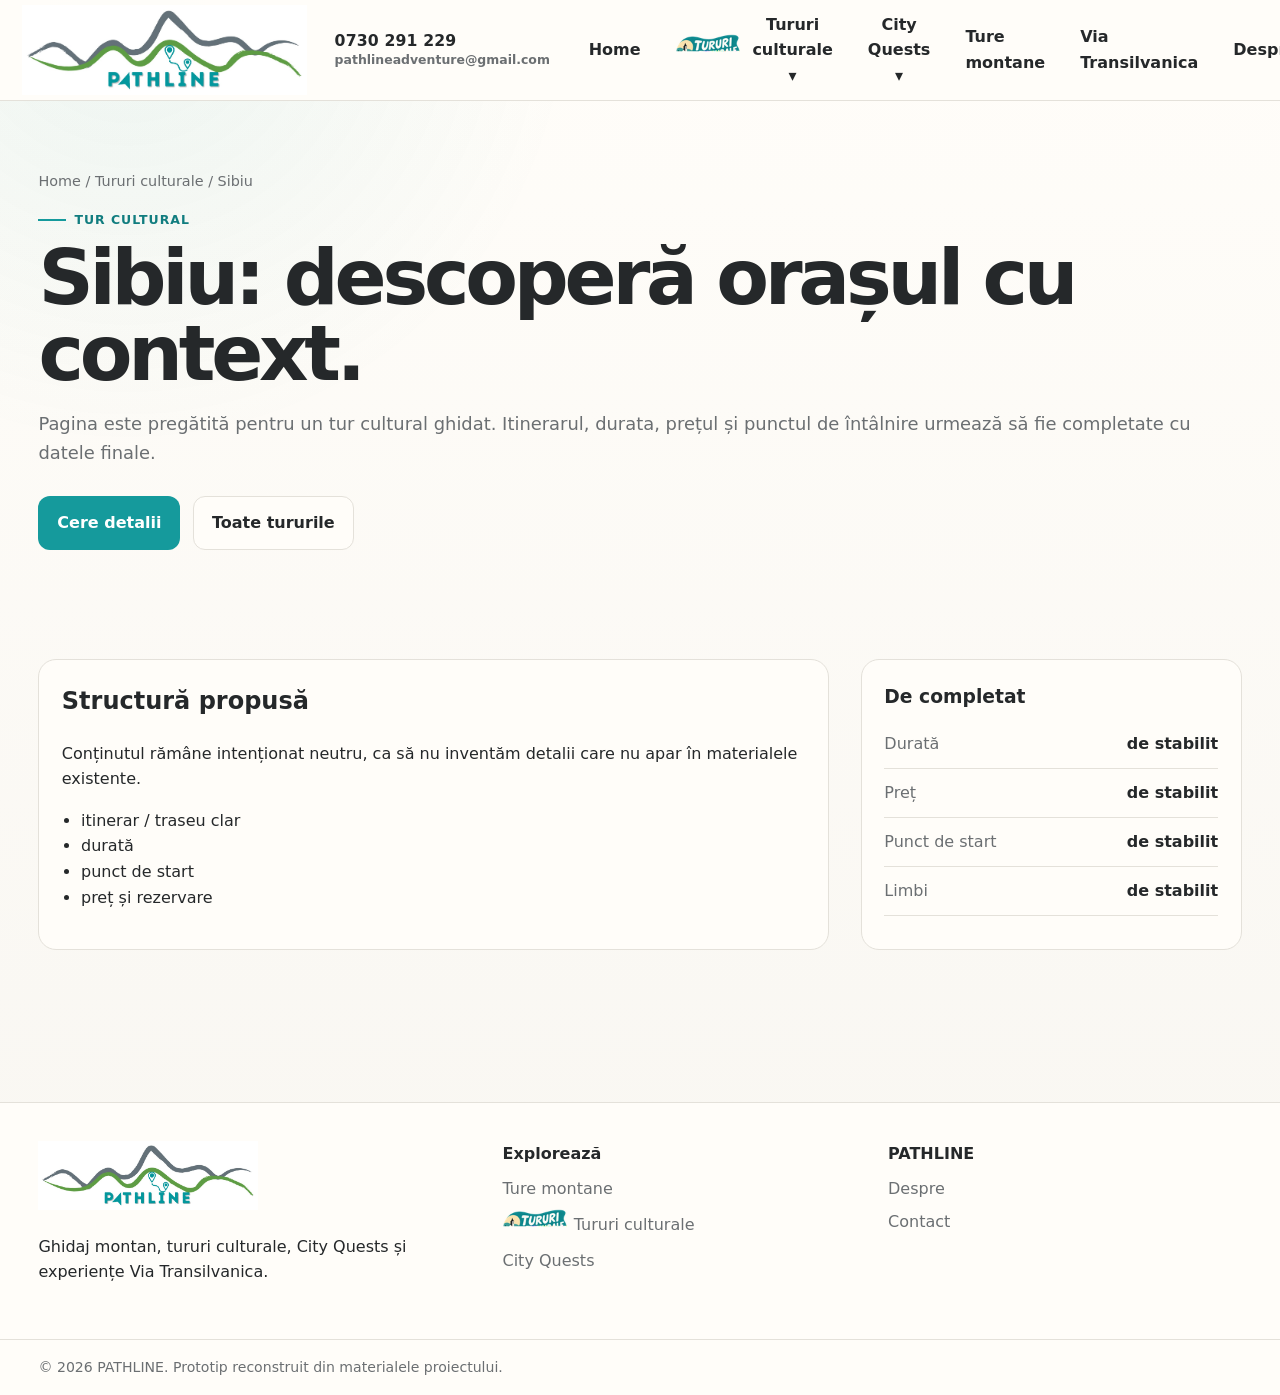
<file: sibiu.html>
<!DOCTYPE html>
<html lang="ro">
 <head>
  <meta charset="utf-8"/>
  <meta content="width=device-width,initial-scale=1" name="viewport"/>
  <title>
   PATHLINE — Tur cultural Sibiu
  </title>
  <meta content="PATHLINE — tur cultural în Sibiu." name="description"/>
  <link href="../assets/css/style.css" rel="stylesheet"/>
 </head>
 <body>
  <header class="site-header">
   <div class="container nav-shell">
    <a class="brand" href="../index.html">
     <img alt="PATHLINE" src="../assets/images/pathline-logo.png"/>
    </a>
    <div aria-label="Date de contact PATHLINE" class="header-contact">
     <a aria-label="Sună PATHLINE la 0730 291 229" class="header-phone" href="tel:+40730291229">
      0730 291 229
     </a>
     <a aria-label="Trimite e-mail către PATHLINE" class="header-email" href="mailto:pathlineadventure@gmail.com">
      pathlineadventure@gmail.com
     </a>
    </div>
    <button aria-expanded="false" class="menu-toggle" data-menu-toggle="" type="button">
     ☰ Meniu
    </button>
    <nav class="nav" data-nav="">
     <ul class="nav-list">
      <li>
       <a class="nav-link" href="../index.html">
        Home
       </a>
      </li>
      <li class="dropdown">
       <button aria-expanded="false" class="dropdown-toggle" data-dropdown-toggle="" type="button">
        Tururi culturale ▾
       </button>
       <ul class="dropdown-menu">
        <li>
         <a class="overview-link" href="../tururi-culturale.html">
          Vezi toate tururile culturale
         </a>
        </li>
        <li>
         <a href="../cultura/brasov.html">
          Brașov
         </a>
        </li>
        <li>
         <a href="../cultura/sinaia.html">
          Sinaia
         </a>
        </li>
        <li>
         <a href="../cultura/sibiu.html">
          Sibiu
         </a>
        </li>
       </ul>
      </li>
      <li class="dropdown">
       <button aria-expanded="false" class="dropdown-toggle" data-dropdown-toggle="" type="button">
        City Quests ▾
       </button>
       <ul class="dropdown-menu">
        <li>
         <a class="overview-link" href="../city-quests.html">
          Vezi toate City Quests
         </a>
        </li>
        <li>
         <a href="../quests/brasov.html">
          Brașov City Quest
         </a>
        </li>
        <li>
         <a href="../quests/sinaia.html">
          Sinaia City Quest
         </a>
        </li>
       </ul>
      </li>
      <li>
       <a class="nav-link" href="../ture.html">
        Ture montane
       </a>
      </li>
      <li>
       <a class="nav-link" href="../via-transilvanica.html">
        Via Transilvanica
       </a>
      </li>
      <li>
       <a class="nav-link" href="../despre.html">
        Despre
       </a>
      </li>
      <li>
       <a class="nav-link nav-contact" href="../contact.html">
        Contact
       </a>
      </li>
     </ul>
    </nav>
   </div>
  </header>
  <main>
   <section class="page-hero">
    <div class="container">
     <div class="breadcrumbs">
      <a href="../index.html">
       Home
      </a>
      /
      <a href="../tururi-culturale.html">
       Tururi culturale
      </a>
      / Sibiu
     </div>
     <div class="eyebrow">
      Tur cultural
     </div>
     <h1>
      Sibiu: descoperă orașul cu context.
     </h1>
     <p>
      Pagina este pregătită pentru un tur cultural ghidat. Itinerarul, durata, prețul și punctul de întâlnire urmează să fie completate cu datele finale.
     </p>
     <div class="hero-actions">
      <a class="btn btn-primary" href="../contact.html">
       Cere detalii
      </a>
      <a class="btn btn-secondary" href="../tururi-culturale.html">
       Toate tururile
      </a>
     </div>
    </div>
   </section>
   <section class="section">
    <div class="container content-grid">
     <article class="content-card">
      <h2>
       Structură propusă
      </h2>
      <p>
       Conținutul rămâne intenționat neutru, ca să nu inventăm detalii care nu apar în materialele existente.
      </p>
      <ul class="checklist">
       <li>
        itinerar / traseu clar
       </li>
       <li>
        durată
       </li>
       <li>
        punct de start
       </li>
       <li>
        preț și rezervare
       </li>
      </ul>
     </article>
     <aside class="content-card">
      <h3>
       De completat
      </h3>
      <div class="info-list">
       <div class="info-row">
        <span>
         Durată
        </span>
        <strong>
         de stabilit
        </strong>
       </div>
       <div class="info-row">
        <span>
         Preț
        </span>
        <strong>
         de stabilit
        </strong>
       </div>
       <div class="info-row">
        <span>
         Punct de start
        </span>
        <strong>
         de stabilit
        </strong>
       </div>
       <div class="info-row">
        <span>
         Limbi
        </span>
        <strong>
         de stabilit
        </strong>
       </div>
      </div>
     </aside>
    </div>
   </section>
  </main>
  <footer class="site-footer">
   <div class="container footer-grid">
    <div class="footer-brand">
     <img alt="PATHLINE" src="../assets/images/pathline-logo.png"/>
     <p>
      Ghidaj montan, tururi culturale, City Quests și experiențe Via Transilvanica.
     </p>
    </div>
    <div>
     <div class="footer-title">
      Explorează
     </div>
     <div class="footer-links">
      <a href="../ture.html">
       Ture montane
      </a>
      <a href="../tururi-culturale.html">
       Tururi culturale
      </a>
      <a href="../city-quests.html">
       City Quests
      </a>
     </div>
    </div>
    <div>
     <div class="footer-title">
      PATHLINE
     </div>
     <div class="footer-links">
      <a href="../despre.html">
       Despre
      </a>
      <a href="../contact.html">
       Contact
      </a>
     </div>
    </div>
   </div>
   <div class="container footer-bottom">
    © 2026 PATHLINE. Prototip reconstruit din materialele proiectului.
   </div>
  </footer>
  <script defer="" src="../assets/js/main.js">
  </script>
 </body>
</html>
</file>
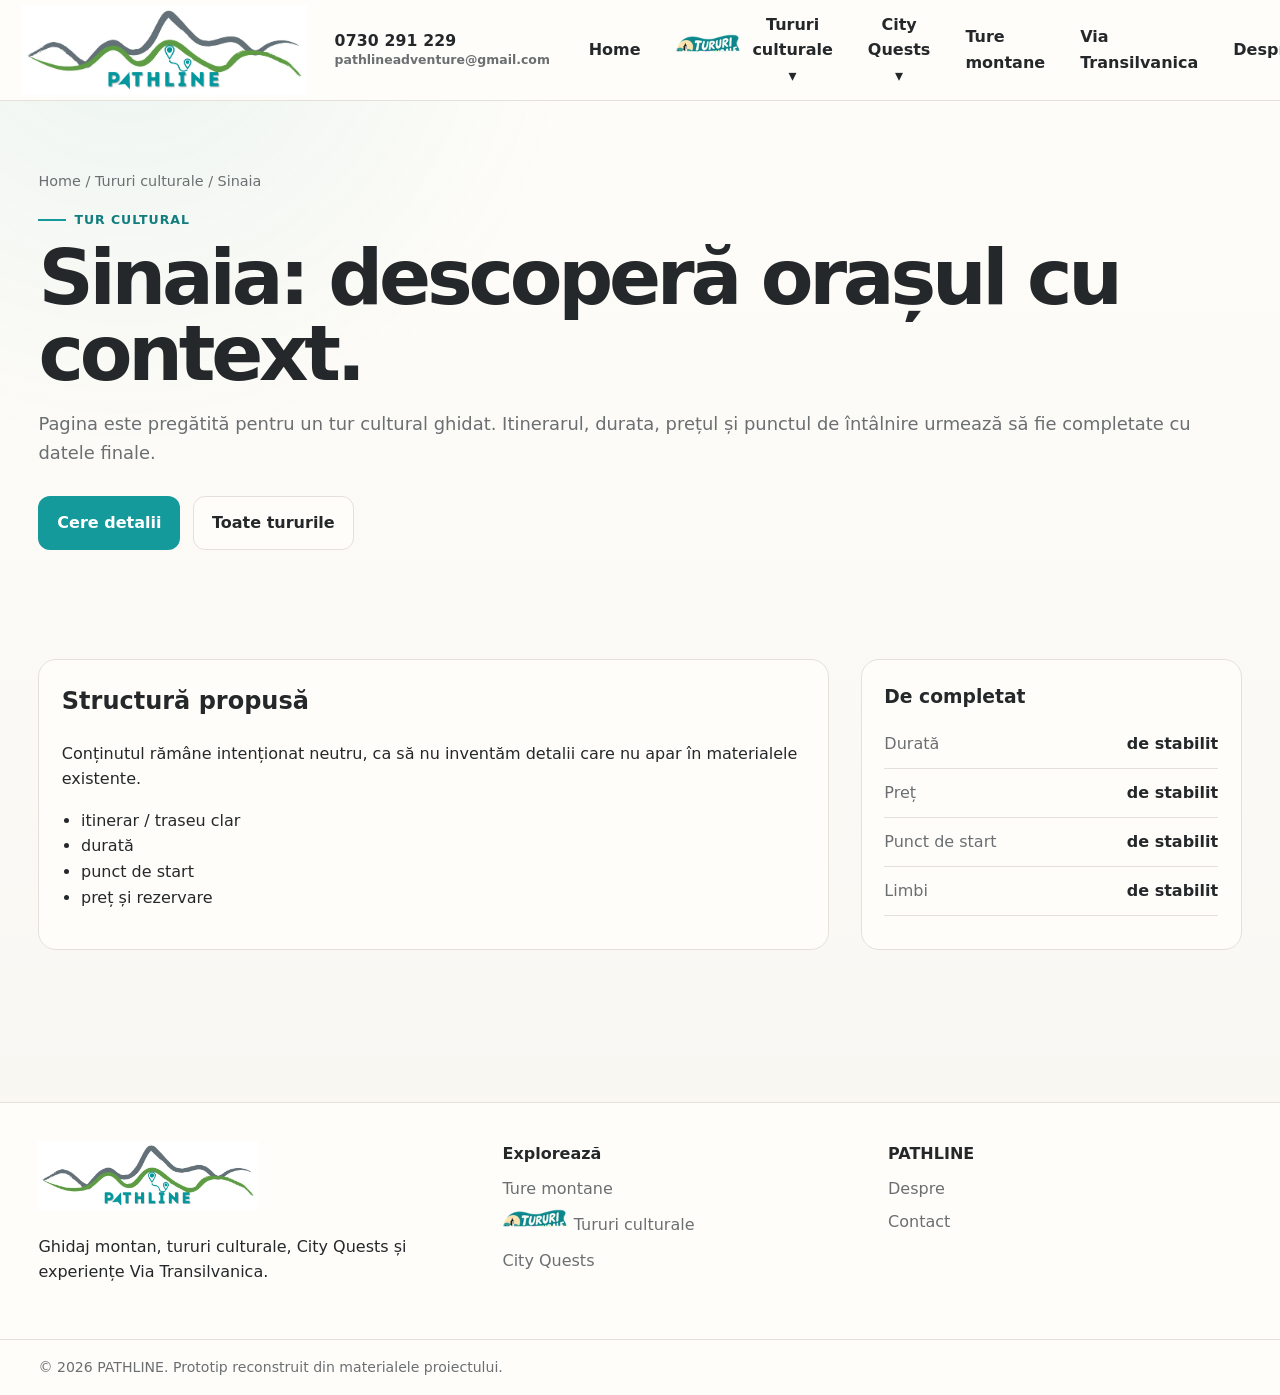
<file: sinaia (2).html>
<!DOCTYPE html>
<html lang="ro">
 <head>
  <meta charset="utf-8"/>
  <meta content="width=device-width,initial-scale=1" name="viewport"/>
  <title>
   PATHLINE — Tur cultural Sinaia
  </title>
  <meta content="PATHLINE — tur cultural în Sinaia." name="description"/>
  <link href="../assets/css/style.css" rel="stylesheet"/>
 </head>
 <body>
  <header class="site-header">
   <div class="container nav-shell">
    <a class="brand" href="../index.html">
     <img alt="PATHLINE" src="../assets/images/pathline-logo.png"/>
    </a>
    <div aria-label="Date de contact PATHLINE" class="header-contact">
     <a aria-label="Sună PATHLINE la 0730 291 229" class="header-phone" href="tel:+40730291229">
      0730 291 229
     </a>
     <a aria-label="Trimite e-mail către PATHLINE" class="header-email" href="mailto:pathlineadventure@gmail.com">
      pathlineadventure@gmail.com
     </a>
    </div>
    <button aria-expanded="false" class="menu-toggle" data-menu-toggle="" type="button">
     ☰ Meniu
    </button>
    <nav class="nav" data-nav="">
     <ul class="nav-list">
      <li>
       <a class="nav-link" href="../index.html">
        Home
       </a>
      </li>
      <li class="dropdown">
       <button aria-expanded="false" class="dropdown-toggle" data-dropdown-toggle="" type="button">
        Tururi culturale ▾
       </button>
       <ul class="dropdown-menu">
        <li>
         <a class="overview-link" href="../tururi-culturale.html">
          Vezi toate tururile culturale
         </a>
        </li>
        <li>
         <a href="../cultura/brasov.html">
          Brașov
         </a>
        </li>
        <li>
         <a href="../cultura/sinaia.html">
          Sinaia
         </a>
        </li>
        <li>
         <a href="../cultura/sibiu.html">
          Sibiu
         </a>
        </li>
       </ul>
      </li>
      <li class="dropdown">
       <button aria-expanded="false" class="dropdown-toggle" data-dropdown-toggle="" type="button">
        City Quests ▾
       </button>
       <ul class="dropdown-menu">
        <li>
         <a class="overview-link" href="../city-quests.html">
          Vezi toate City Quests
         </a>
        </li>
        <li>
         <a href="../quests/brasov.html">
          Brașov City Quest
         </a>
        </li>
        <li>
         <a href="../quests/sinaia.html">
          Sinaia City Quest
         </a>
        </li>
       </ul>
      </li>
      <li>
       <a class="nav-link" href="../ture.html">
        Ture montane
       </a>
      </li>
      <li>
       <a class="nav-link" href="../via-transilvanica.html">
        Via Transilvanica
       </a>
      </li>
      <li>
       <a class="nav-link" href="../despre.html">
        Despre
       </a>
      </li>
      <li>
       <a class="nav-link nav-contact" href="../contact.html">
        Contact
       </a>
      </li>
     </ul>
    </nav>
   </div>
  </header>
  <main>
   <section class="page-hero">
    <div class="container">
     <div class="breadcrumbs">
      <a href="../index.html">
       Home
      </a>
      /
      <a href="../tururi-culturale.html">
       Tururi culturale
      </a>
      / Sinaia
     </div>
     <div class="eyebrow">
      Tur cultural
     </div>
     <h1>
      Sinaia: descoperă orașul cu context.
     </h1>
     <p>
      Pagina este pregătită pentru un tur cultural ghidat. Itinerarul, durata, prețul și punctul de întâlnire urmează să fie completate cu datele finale.
     </p>
     <div class="hero-actions">
      <a class="btn btn-primary" href="../contact.html">
       Cere detalii
      </a>
      <a class="btn btn-secondary" href="../tururi-culturale.html">
       Toate tururile
      </a>
     </div>
    </div>
   </section>
   <section class="section">
    <div class="container content-grid">
     <article class="content-card">
      <h2>
       Structură propusă
      </h2>
      <p>
       Conținutul rămâne intenționat neutru, ca să nu inventăm detalii care nu apar în materialele existente.
      </p>
      <ul class="checklist">
       <li>
        itinerar / traseu clar
       </li>
       <li>
        durată
       </li>
       <li>
        punct de start
       </li>
       <li>
        preț și rezervare
       </li>
      </ul>
     </article>
     <aside class="content-card">
      <h3>
       De completat
      </h3>
      <div class="info-list">
       <div class="info-row">
        <span>
         Durată
        </span>
        <strong>
         de stabilit
        </strong>
       </div>
       <div class="info-row">
        <span>
         Preț
        </span>
        <strong>
         de stabilit
        </strong>
       </div>
       <div class="info-row">
        <span>
         Punct de start
        </span>
        <strong>
         de stabilit
        </strong>
       </div>
       <div class="info-row">
        <span>
         Limbi
        </span>
        <strong>
         de stabilit
        </strong>
       </div>
      </div>
     </aside>
    </div>
   </section>
  </main>
  <footer class="site-footer">
   <div class="container footer-grid">
    <div class="footer-brand">
     <img alt="PATHLINE" src="../assets/images/pathline-logo.png"/>
     <p>
      Ghidaj montan, tururi culturale, City Quests și experiențe Via Transilvanica.
     </p>
    </div>
    <div>
     <div class="footer-title">
      Explorează
     </div>
     <div class="footer-links">
      <a href="../ture.html">
       Ture montane
      </a>
      <a href="../tururi-culturale.html">
       Tururi culturale
      </a>
      <a href="../city-quests.html">
       City Quests
      </a>
     </div>
    </div>
    <div>
     <div class="footer-title">
      PATHLINE
     </div>
     <div class="footer-links">
      <a href="../despre.html">
       Despre
      </a>
      <a href="../contact.html">
       Contact
      </a>
     </div>
    </div>
   </div>
   <div class="container footer-bottom">
    © 2026 PATHLINE. Prototip reconstruit din materialele proiectului.
   </div>
  </footer>
  <script defer="" src="../assets/js/main.js">
  </script>
 </body>
</html>
</file>
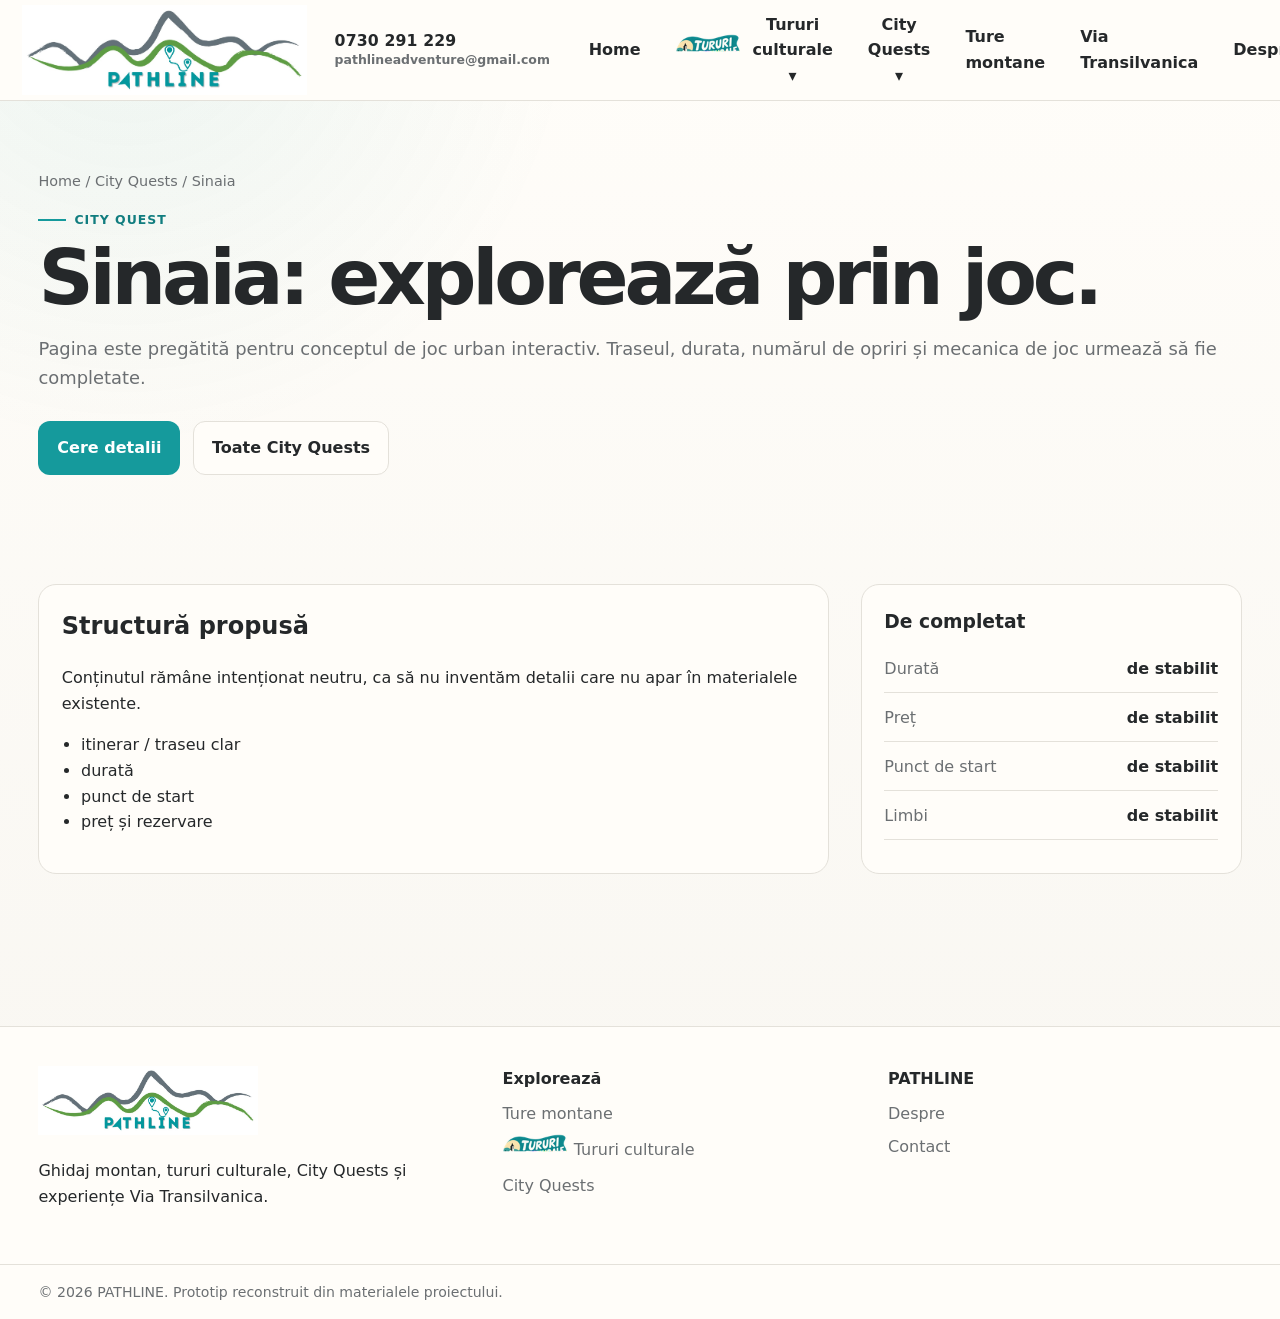
<file: sinaia.html>
<!DOCTYPE html>
<html lang="ro">
 <head>
  <meta charset="utf-8"/>
  <meta content="width=device-width,initial-scale=1" name="viewport"/>
  <title>
   PATHLINE — City Quest Sinaia
  </title>
  <meta content="PATHLINE — city quest în Sinaia." name="description"/>
  <link href="../assets/css/style.css" rel="stylesheet"/>
 </head>
 <body>
  <header class="site-header">
   <div class="container nav-shell">
    <a class="brand" href="../index.html">
     <img alt="PATHLINE" src="../assets/images/pathline-logo.png"/>
    </a>
    <div aria-label="Date de contact PATHLINE" class="header-contact">
     <a aria-label="Sună PATHLINE la 0730 291 229" class="header-phone" href="tel:+40730291229">
      0730 291 229
     </a>
     <a aria-label="Trimite e-mail către PATHLINE" class="header-email" href="mailto:pathlineadventure@gmail.com">
      pathlineadventure@gmail.com
     </a>
    </div>
    <button aria-expanded="false" class="menu-toggle" data-menu-toggle="" type="button">
     ☰ Meniu
    </button>
    <nav class="nav" data-nav="">
     <ul class="nav-list">
      <li>
       <a class="nav-link" href="../index.html">
        Home
       </a>
      </li>
      <li class="dropdown">
       <button aria-expanded="false" class="dropdown-toggle" data-dropdown-toggle="" type="button">
        Tururi culturale ▾
       </button>
       <ul class="dropdown-menu">
        <li>
         <a class="overview-link" href="../tururi-culturale.html">
          Vezi toate tururile culturale
         </a>
        </li>
        <li>
         <a href="../cultura/brasov.html">
          Brașov
         </a>
        </li>
        <li>
         <a href="../cultura/sinaia.html">
          Sinaia
         </a>
        </li>
        <li>
         <a href="../cultura/sibiu.html">
          Sibiu
         </a>
        </li>
       </ul>
      </li>
      <li class="dropdown">
       <button aria-expanded="false" class="dropdown-toggle" data-dropdown-toggle="" type="button">
        City Quests ▾
       </button>
       <ul class="dropdown-menu">
        <li>
         <a class="overview-link" href="../city-quests.html">
          Vezi toate City Quests
         </a>
        </li>
        <li>
         <a href="../quests/brasov.html">
          Brașov City Quest
         </a>
        </li>
        <li>
         <a href="../quests/sinaia.html">
          Sinaia City Quest
         </a>
        </li>
       </ul>
      </li>
      <li>
       <a class="nav-link" href="../ture.html">
        Ture montane
       </a>
      </li>
      <li>
       <a class="nav-link" href="../via-transilvanica.html">
        Via Transilvanica
       </a>
      </li>
      <li>
       <a class="nav-link" href="../despre.html">
        Despre
       </a>
      </li>
      <li>
       <a class="nav-link nav-contact" href="../contact.html">
        Contact
       </a>
      </li>
     </ul>
    </nav>
   </div>
  </header>
  <main>
   <section class="page-hero">
    <div class="container">
     <div class="breadcrumbs">
      <a href="../index.html">
       Home
      </a>
      /
      <a href="../city-quests.html">
       City Quests
      </a>
      / Sinaia
     </div>
     <div class="eyebrow">
      City Quest
     </div>
     <h1>
      Sinaia: explorează prin joc.
     </h1>
     <p>
      Pagina este pregătită pentru conceptul de joc urban interactiv. Traseul, durata, numărul de opriri și mecanica de joc urmează să fie completate.
     </p>
     <div class="hero-actions">
      <a class="btn btn-primary" href="../contact.html">
       Cere detalii
      </a>
      <a class="btn btn-secondary" href="../city-quests.html">
       Toate City Quests
      </a>
     </div>
    </div>
   </section>
   <section class="section">
    <div class="container content-grid">
     <article class="content-card">
      <h2>
       Structură propusă
      </h2>
      <p>
       Conținutul rămâne intenționat neutru, ca să nu inventăm detalii care nu apar în materialele existente.
      </p>
      <ul class="checklist">
       <li>
        itinerar / traseu clar
       </li>
       <li>
        durată
       </li>
       <li>
        punct de start
       </li>
       <li>
        preț și rezervare
       </li>
      </ul>
     </article>
     <aside class="content-card">
      <h3>
       De completat
      </h3>
      <div class="info-list">
       <div class="info-row">
        <span>
         Durată
        </span>
        <strong>
         de stabilit
        </strong>
       </div>
       <div class="info-row">
        <span>
         Preț
        </span>
        <strong>
         de stabilit
        </strong>
       </div>
       <div class="info-row">
        <span>
         Punct de start
        </span>
        <strong>
         de stabilit
        </strong>
       </div>
       <div class="info-row">
        <span>
         Limbi
        </span>
        <strong>
         de stabilit
        </strong>
       </div>
      </div>
     </aside>
    </div>
   </section>
  </main>
  <footer class="site-footer">
   <div class="container footer-grid">
    <div class="footer-brand">
     <img alt="PATHLINE" src="../assets/images/pathline-logo.png"/>
     <p>
      Ghidaj montan, tururi culturale, City Quests și experiențe Via Transilvanica.
     </p>
    </div>
    <div>
     <div class="footer-title">
      Explorează
     </div>
     <div class="footer-links">
      <a href="../ture.html">
       Ture montane
      </a>
      <a href="../tururi-culturale.html">
       Tururi culturale
      </a>
      <a href="../city-quests.html">
       City Quests
      </a>
     </div>
    </div>
    <div>
     <div class="footer-title">
      PATHLINE
     </div>
     <div class="footer-links">
      <a href="../despre.html">
       Despre
      </a>
      <a href="../contact.html">
       Contact
      </a>
     </div>
    </div>
   </div>
   <div class="container footer-bottom">
    © 2026 PATHLINE. Prototip reconstruit din materialele proiectului.
   </div>
  </footer>
  <script defer="" src="../assets/js/main.js">
  </script>
 </body>
</html>
</file>
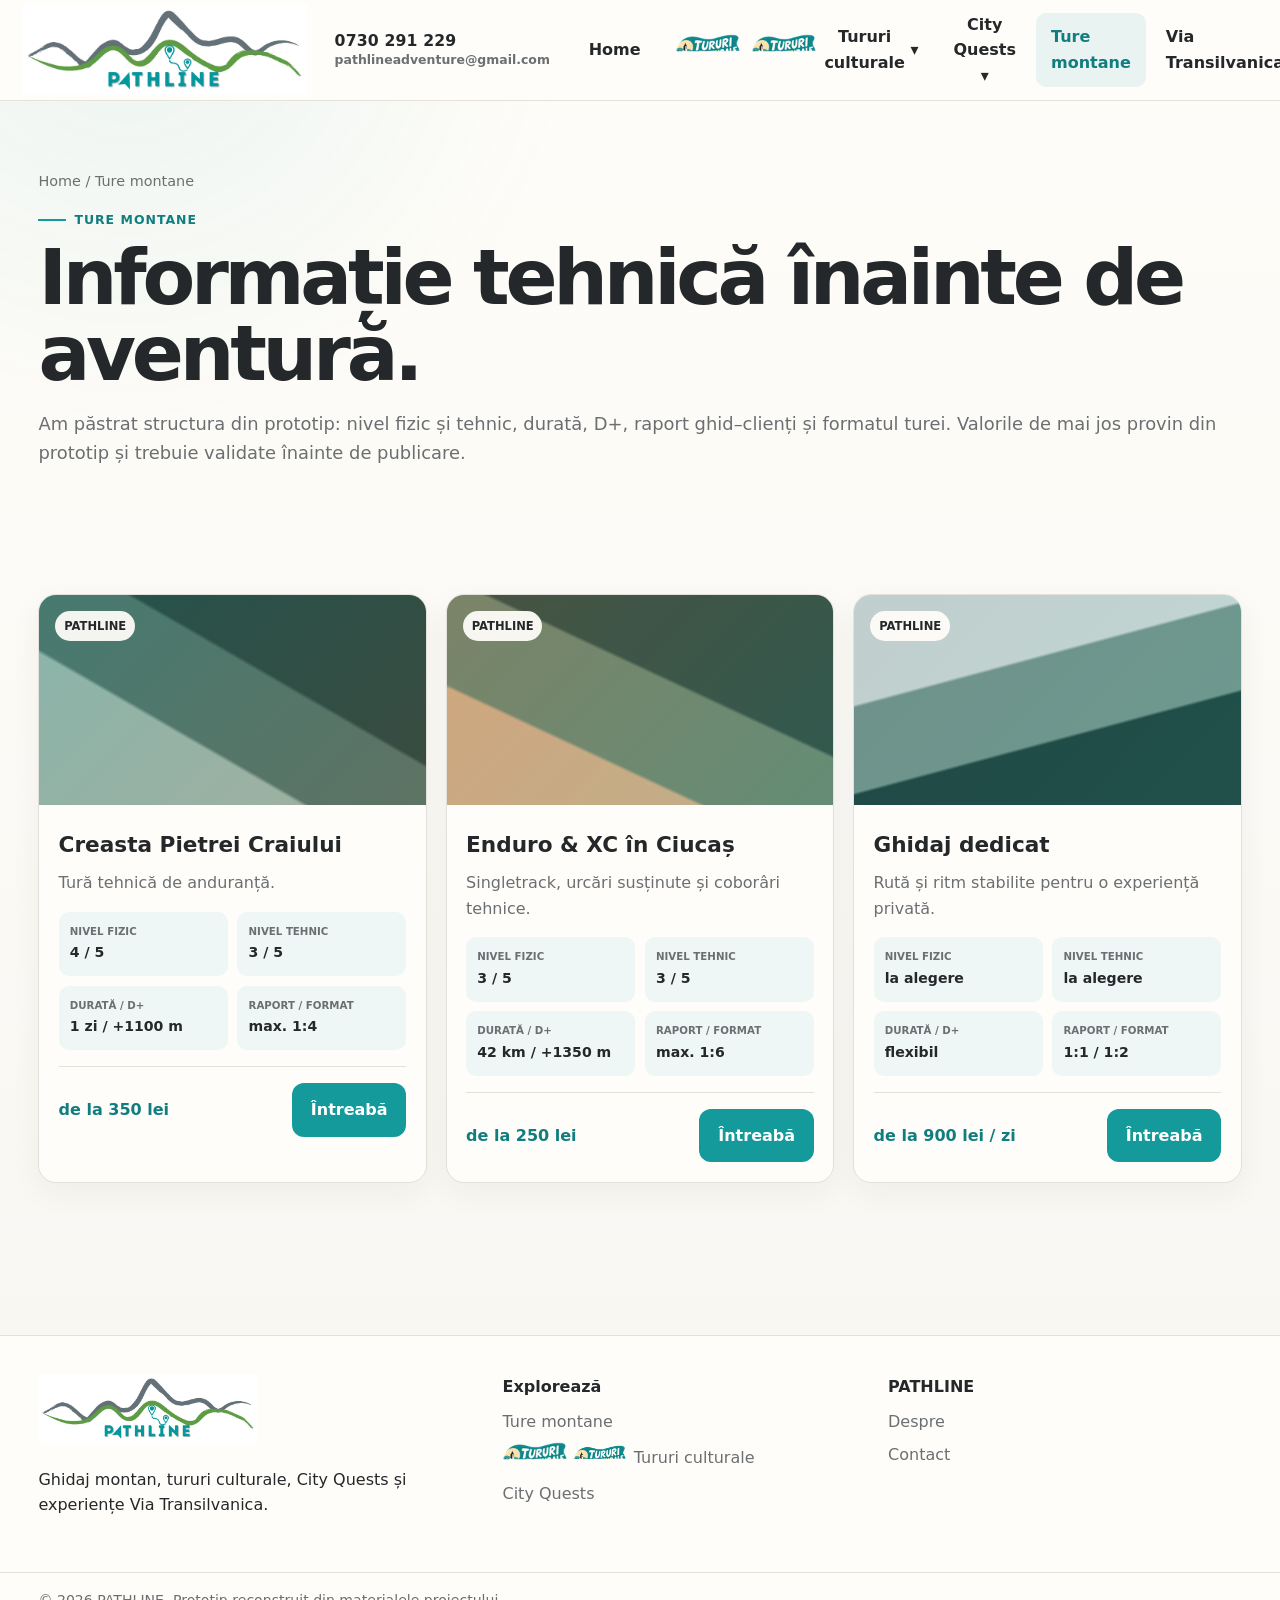
<file: ture.html>
<!DOCTYPE html>
<html lang="ro">
 <head>
  <meta charset="utf-8"/>
  <meta content="width=device-width,initial-scale=1" name="viewport"/>
  <title>
   PATHLINE — Ture montane
  </title>
  <meta content="Ture montane ghidate PATHLINE." name="description"/>
  <link href="assets/css/style.css?v=20261004-icon2" rel="stylesheet"/>
 </head>
 <body>
  <header class="site-header">
   <div class="container nav-shell">
    <a class="brand" href="index.html">
     <img alt="PATHLINE" src="assets/images/pathline-logo.png"/>
    </a>
    <div aria-label="Date de contact PATHLINE" class="header-contact">
     <a aria-label="Sună PATHLINE la 0730 291 229" class="header-phone" href="tel:+40730291229">
      0730 291 229
     </a>
     <a aria-label="Trimite e-mail către PATHLINE" class="header-email" href="mailto:pathlineadventure@gmail.com">
      pathlineadventure@gmail.com
     </a>
    </div>
    <button aria-expanded="false" class="menu-toggle" data-menu-toggle="" type="button">
     ☰ Meniu
    </button>
    <nav class="nav" data-nav="">
     <ul class="nav-list">
      <li>
       <a class="nav-link" href="index.html">
        Home
       </a>
      </li>
      <li class="dropdown">
       <button aria-expanded="false" class="dropdown-toggle" data-dropdown-toggle="" type="button"><span class="cultural-static-label"><img class="cultural-static-icon" src="assets/images/icon-tururi-culturale-v2.png" alt="" aria-hidden="true"><span>Tururi culturale</span></span> <span aria-hidden="true">▾</span></button>
       <ul class="dropdown-menu">
        <li>
         <a class="overview-link" href="tururi-culturale.html"><span class="cultural-static-label"><img class="cultural-static-icon" src="assets/images/icon-tururi-culturale-v2.png" alt="" aria-hidden="true"><span>Vezi toate tururile culturale</span></span></a>
        </li>
        <li>
         <a href="cultura/brasov.html">
          Brașov
         </a>
        </li>
        <li>
         <a href="cultura/sinaia.html">
          Sinaia
         </a>
        </li>
        <li>
         <a href="cultura/sibiu.html">
          Sibiu
         </a>
        </li>
       </ul>
      </li>
      <li class="dropdown">
       <button aria-expanded="false" class="dropdown-toggle" data-dropdown-toggle="" type="button">
        City Quests ▾
       </button>
       <ul class="dropdown-menu">
        <li>
         <a class="overview-link" href="city-quests.html">
          Vezi toate City Quests
         </a>
        </li>
        <li>
         <a href="quests/brasov.html">
          Brașov City Quest
         </a>
        </li>
        <li>
         <a href="quests/sinaia.html">
          Sinaia City Quest
         </a>
        </li>
       </ul>
      </li>
      <li>
       <a aria-current="page" class="nav-link" href="ture.html">
        Ture montane
       </a>
      </li>
      <li>
       <a class="nav-link" href="via-transilvanica.html">
        Via Transilvanica
       </a>
      </li>
      <li>
       <a class="nav-link" href="despre.html">
        Despre
       </a>
      </li>
      <li>
       <a class="nav-link nav-contact" href="contact.html">
        Contact
       </a>
      </li>
     </ul>
    </nav>
   </div>
  </header>
  <main>
   <section class="page-hero">
    <div class="container">
     <div class="breadcrumbs">
      <a href="index.html">
       Home
      </a>
      / Ture montane
     </div>
     <div class="eyebrow">
      Ture montane
     </div>
     <h1>
      Informație tehnică înainte de aventură.
     </h1>
     <p>
      Am păstrat structura din prototip: nivel fizic și tehnic, durată, D+, raport ghid–clienți și formatul turei. Valorile de mai jos provin din prototip și trebuie validate înainte de publicare.
     </p>
    </div>
   </section>
   <section class="section">
    <div class="container card-grid">
     <article class="card tour-card">
      <div class="tour-image">
       <div class="badges">
        <span class="badge">
         PATHLINE
        </span>
       </div>
      </div>
      <div class="tour-body">
       <h3>
        Creasta Pietrei Craiului
       </h3>
       <p>
        Tură tehnică de anduranță.
       </p>
       <div class="metrics">
        <div class="metric">
         <small>
          Nivel fizic
         </small>
         <strong>
          4 / 5
         </strong>
        </div>
        <div class="metric">
         <small>
          Nivel tehnic
         </small>
         <strong>
          3 / 5
         </strong>
        </div>
        <div class="metric">
         <small>
          Durată / D+
         </small>
         <strong>
          1 zi / +1100 m
         </strong>
        </div>
        <div class="metric">
         <small>
          Raport / format
         </small>
         <strong>
          max. 1:4
         </strong>
        </div>
       </div>
       <div class="card-foot">
        <span class="price">
         de la 350 lei
        </span>
        <a class="btn btn-primary" href="contact.html">
         Întreabă
        </a>
       </div>
      </div>
     </article>
     <article class="card tour-card">
      <div class="tour-image mtb">
       <div class="badges">
        <span class="badge">
         PATHLINE
        </span>
       </div>
      </div>
      <div class="tour-body">
       <h3>
        Enduro &amp; XC în Ciucaș
       </h3>
       <p>
        Singletrack, urcări susținute și coborâri tehnice.
       </p>
       <div class="metrics">
        <div class="metric">
         <small>
          Nivel fizic
         </small>
         <strong>
          3 / 5
         </strong>
        </div>
        <div class="metric">
         <small>
          Nivel tehnic
         </small>
         <strong>
          3 / 5
         </strong>
        </div>
        <div class="metric">
         <small>
          Durată / D+
         </small>
         <strong>
          42 km / +1350 m
         </strong>
        </div>
        <div class="metric">
         <small>
          Raport / format
         </small>
         <strong>
          max. 1:6
         </strong>
        </div>
       </div>
       <div class="card-foot">
        <span class="price">
         de la 250 lei
        </span>
        <a class="btn btn-primary" href="contact.html">
         Întreabă
        </a>
       </div>
      </div>
     </article>
     <article class="card tour-card">
      <div class="tour-image private">
       <div class="badges">
        <span class="badge">
         PATHLINE
        </span>
       </div>
      </div>
      <div class="tour-body">
       <h3>
        Ghidaj dedicat
       </h3>
       <p>
        Rută și ritm stabilite pentru o experiență privată.
       </p>
       <div class="metrics">
        <div class="metric">
         <small>
          Nivel fizic
         </small>
         <strong>
          la alegere
         </strong>
        </div>
        <div class="metric">
         <small>
          Nivel tehnic
         </small>
         <strong>
          la alegere
         </strong>
        </div>
        <div class="metric">
         <small>
          Durată / D+
         </small>
         <strong>
          flexibil
         </strong>
        </div>
        <div class="metric">
         <small>
          Raport / format
         </small>
         <strong>
          1:1 / 1:2
         </strong>
        </div>
       </div>
       <div class="card-foot">
        <span class="price">
         de la 900 lei / zi
        </span>
        <a class="btn btn-primary" href="contact.html">
         Întreabă
        </a>
       </div>
      </div>
     </article>
    </div>
   </section>
  </main>
  <footer class="site-footer">
   <div class="container footer-grid">
    <div class="footer-brand">
     <img alt="PATHLINE" src="assets/images/pathline-logo.png"/>
     <p>
      Ghidaj montan, tururi culturale, City Quests și experiențe Via Transilvanica.
     </p>
    </div>
    <div>
     <div class="footer-title">
      Explorează
     </div>
     <div class="footer-links">
      <a href="ture.html">
       Ture montane
      </a>
      <a href="tururi-culturale.html"><span class="cultural-static-label"><img class="cultural-static-icon" src="assets/images/icon-tururi-culturale-v2.png" alt="" aria-hidden="true"><span>Tururi culturale</span></span></a>
      <a href="city-quests.html">
       City Quests
      </a>
     </div>
    </div>
    <div>
     <div class="footer-title">
      PATHLINE
     </div>
     <div class="footer-links">
      <a href="despre.html">
       Despre
      </a>
      <a href="contact.html">
       Contact
      </a>
     </div>
    </div>
   </div>
   <div class="container footer-bottom">
    © 2026 PATHLINE. Prototip reconstruit din materialele proiectului.
   </div>
  </footer>
  <script defer="" src="assets/js/main.js?v=20261004-icon2">
  </script>
 </body>
</html>
</file>
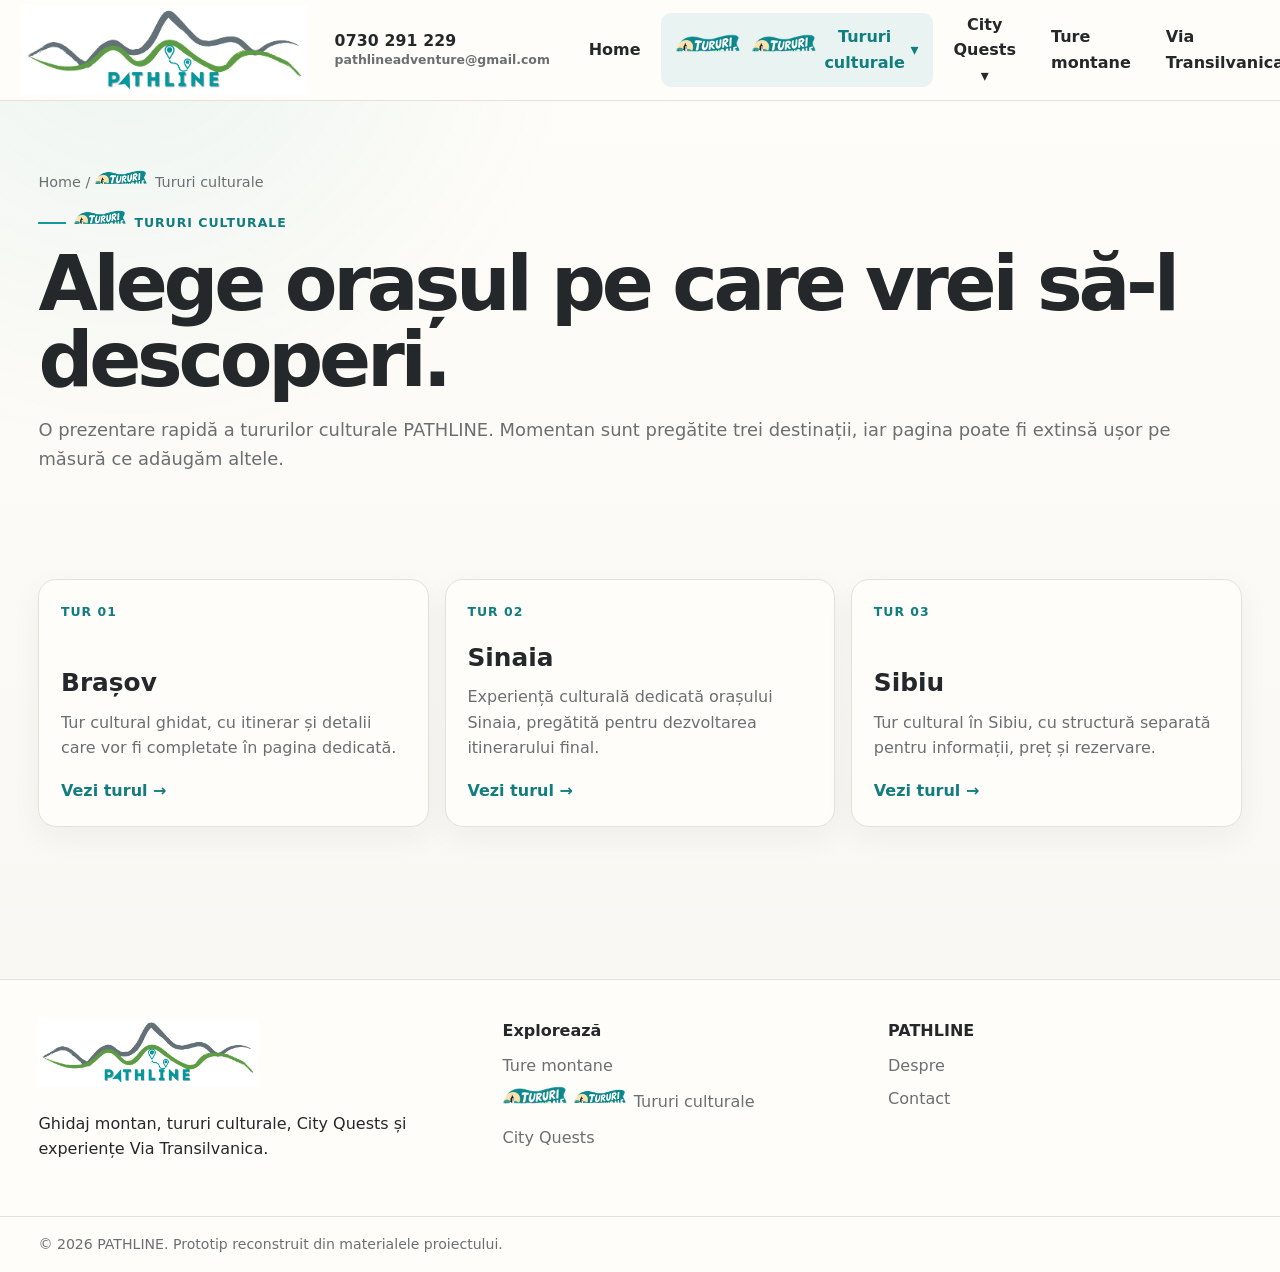
<file: tururi-culturale.html>
<!DOCTYPE html>
<html lang="ro">
 <head>
  <meta charset="utf-8"/>
  <meta content="width=device-width,initial-scale=1" name="viewport"/>
  <title>
   PATHLINE — Tururi culturale
  </title>
  <meta content="Tururile culturale PATHLINE în Brașov, Sinaia și Sibiu." name="description"/>
  <link href="assets/css/style.css?v=20261004-icon2" rel="stylesheet"/>
 </head>
 <body>
  <header class="site-header">
   <div class="container nav-shell">
    <a class="brand" href="index.html">
     <img alt="PATHLINE" src="assets/images/pathline-logo.png"/>
    </a>
    <div aria-label="Date de contact PATHLINE" class="header-contact">
     <a aria-label="Sună PATHLINE la 0730 291 229" class="header-phone" href="tel:+40730291229">
      0730 291 229
     </a>
     <a aria-label="Trimite e-mail către PATHLINE" class="header-email" href="mailto:pathlineadventure@gmail.com">
      pathlineadventure@gmail.com
     </a>
    </div>
    <button aria-expanded="false" class="menu-toggle" data-menu-toggle="" type="button">
     ☰ Meniu
    </button>
    <nav class="nav" data-nav="">
     <ul class="nav-list">
      <li>
       <a class="nav-link" href="index.html">
        Home
       </a>
      </li>
      <li class="dropdown">
       <button aria-expanded="false" class="dropdown-toggle" data-dropdown-toggle="" type="button"><span class="cultural-static-label"><img class="cultural-static-icon" src="assets/images/icon-tururi-culturale-v2.png" alt="" aria-hidden="true"><span>Tururi culturale</span></span> <span aria-hidden="true">▾</span></button>
       <ul class="dropdown-menu">
        <li>
         <a class="overview-link" href="tururi-culturale.html"><span class="cultural-static-label"><img class="cultural-static-icon" src="assets/images/icon-tururi-culturale-v2.png" alt="" aria-hidden="true"><span>Vezi toate tururile culturale</span></span></a>
        </li>
        <li>
         <a href="cultura/brasov.html">
          Brașov
         </a>
        </li>
        <li>
         <a href="cultura/sinaia.html">
          Sinaia
         </a>
        </li>
        <li>
         <a href="cultura/sibiu.html">
          Sibiu
         </a>
        </li>
       </ul>
      </li>
      <li class="dropdown">
       <button aria-expanded="false" class="dropdown-toggle" data-dropdown-toggle="" type="button">
        City Quests ▾
       </button>
       <ul class="dropdown-menu">
        <li>
         <a class="overview-link" href="city-quests.html">
          Vezi toate City Quests
         </a>
        </li>
        <li>
         <a href="quests/brasov.html">
          Brașov City Quest
         </a>
        </li>
        <li>
         <a href="quests/sinaia.html">
          Sinaia City Quest
         </a>
        </li>
       </ul>
      </li>
      <li>
       <a class="nav-link" href="ture.html">
        Ture montane
       </a>
      </li>
      <li>
       <a class="nav-link" href="via-transilvanica.html">
        Via Transilvanica
       </a>
      </li>
      <li>
       <a class="nav-link" href="despre.html">
        Despre
       </a>
      </li>
      <li>
       <a class="nav-link nav-contact" href="contact.html">
        Contact
       </a>
      </li>
     </ul>
    </nav>
   </div>
  </header>
  <main>
   <section class="page-hero compact-page-hero">
    <div class="container category-intro">
     <div class="breadcrumbs">
      <a href="index.html">
       Home
      </a>
      / <span class="cultural-static-label"><img class="cultural-static-icon" src="assets/images/icon-tururi-culturale-v2.png" alt="" aria-hidden="true"><span>Tururi culturale</span></span>
     </div>
     <div class="eyebrow"><span class="cultural-static-label"><img class="cultural-static-icon" src="assets/images/icon-tururi-culturale-v2.png" alt="" aria-hidden="true"><span>Tururi culturale</span></span></div>
     <h1>
      Alege orașul pe care vrei să-l descoperi.
     </h1>
     <p>
      O prezentare rapidă a tururilor culturale PATHLINE. Momentan sunt pregătite trei destinații, iar pagina poate fi extinsă ușor pe măsură ce adăugăm altele.
     </p>
    </div>
   </section>
   <section class="section">
    <div class="container overview-grid">
     <a class="overview-card" href="cultura/brasov.html">
      <span class="overview-number">
       Tur 01
      </span>
      <h2>
       Brașov
      </h2>
      <p>
       Tur cultural ghidat, cu itinerar și detalii care vor fi completate în pagina dedicată.
      </p>
      <span class="text-link">
       Vezi turul →
      </span>
     </a>
     <a class="overview-card" href="cultura/sinaia.html">
      <span class="overview-number">
       Tur 02
      </span>
      <h2>
       Sinaia
      </h2>
      <p>
       Experiență culturală dedicată orașului Sinaia, pregătită pentru dezvoltarea itinerarului final.
      </p>
      <span class="text-link">
       Vezi turul →
      </span>
     </a>
     <a class="overview-card" href="cultura/sibiu.html">
      <span class="overview-number">
       Tur 03
      </span>
      <h2>
       Sibiu
      </h2>
      <p>
       Tur cultural în Sibiu, cu structură separată pentru informații, preț și rezervare.
      </p>
      <span class="text-link">
       Vezi turul →
      </span>
     </a>
    </div>
   </section>
  </main>
  <footer class="site-footer">
   <div class="container footer-grid">
    <div class="footer-brand">
     <img alt="PATHLINE" src="assets/images/pathline-logo.png"/>
     <p>
      Ghidaj montan, tururi culturale, City Quests și experiențe Via Transilvanica.
     </p>
    </div>
    <div>
     <div class="footer-title">
      Explorează
     </div>
     <div class="footer-links">
      <a href="ture.html">
       Ture montane
      </a>
      <a href="tururi-culturale.html"><span class="cultural-static-label"><img class="cultural-static-icon" src="assets/images/icon-tururi-culturale-v2.png" alt="" aria-hidden="true"><span>Tururi culturale</span></span></a>
      <a href="city-quests.html">
       City Quests
      </a>
     </div>
    </div>
    <div>
     <div class="footer-title">
      PATHLINE
     </div>
     <div class="footer-links">
      <a href="despre.html">
       Despre
      </a>
      <a href="contact.html">
       Contact
      </a>
     </div>
    </div>
   </div>
   <div class="container footer-bottom">
    © 2026 PATHLINE. Prototip reconstruit din materialele proiectului.
   </div>
  </footer>
  <script defer="" src="assets/js/main.js?v=20261004-icon2">
  </script>
 </body>
</html>
</file>
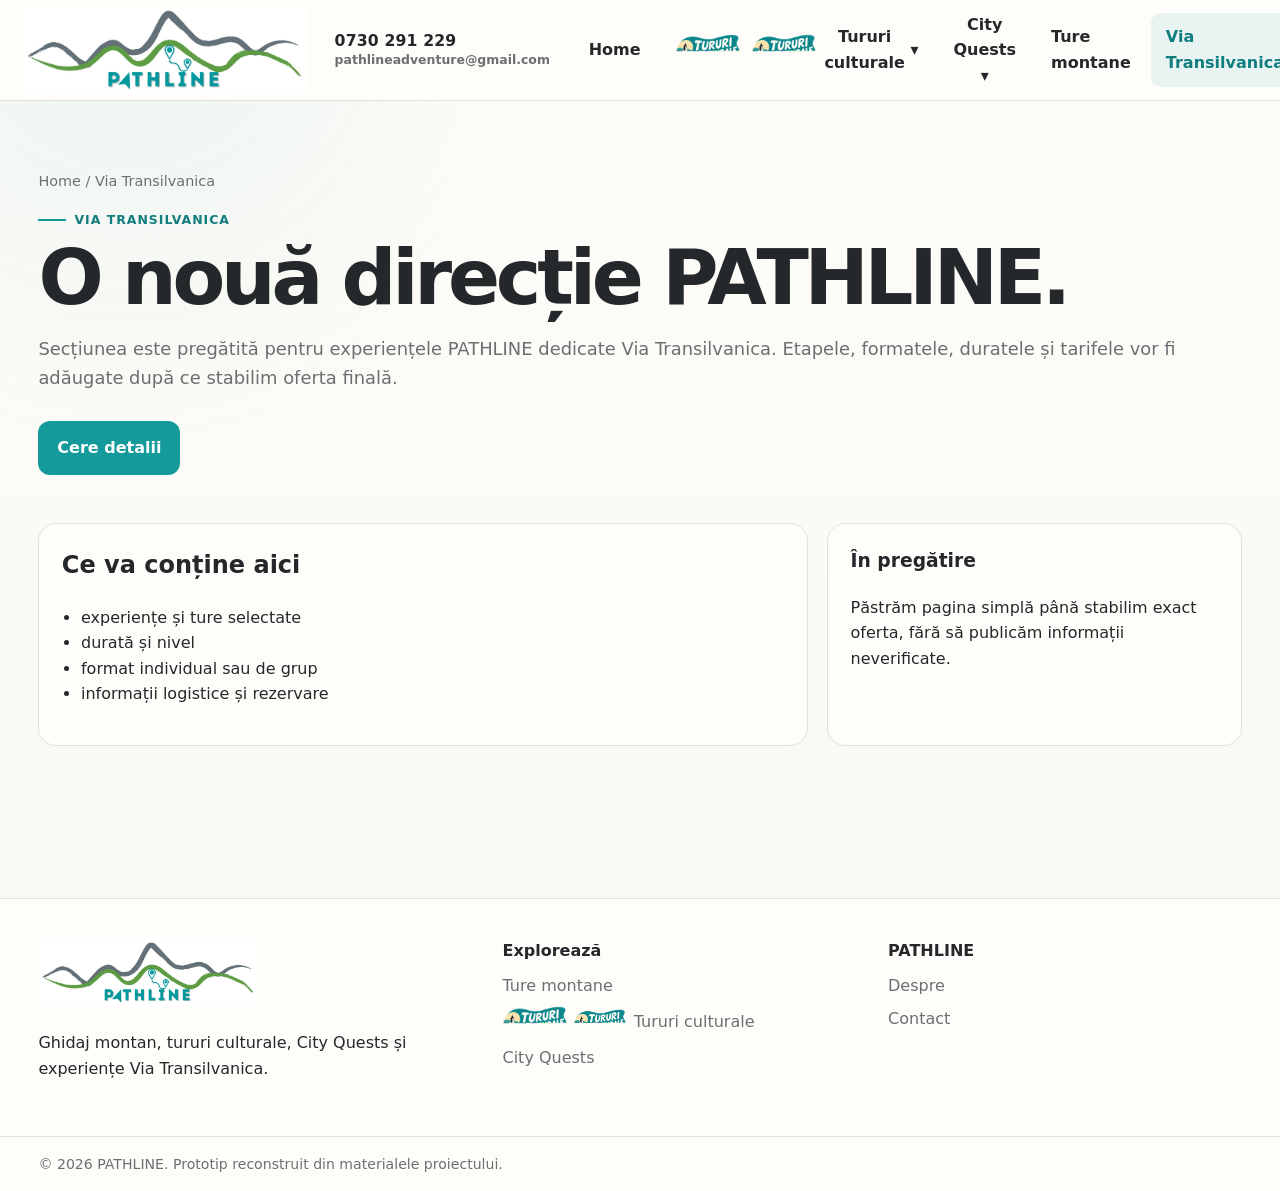
<file: via-transilvanica.html>
<!DOCTYPE html>
<html lang="ro">
 <head>
  <meta charset="utf-8"/>
  <meta content="width=device-width,initial-scale=1" name="viewport"/>
  <title>
   PATHLINE — Via Transilvanica
  </title>
  <meta content="Experiențe PATHLINE dedicate Via Transilvanica." name="description"/>
  <link href="assets/css/style.css?v=20261004-icon2" rel="stylesheet"/>
 </head>
 <body>
  <header class="site-header">
   <div class="container nav-shell">
    <a class="brand" href="index.html">
     <img alt="PATHLINE" src="assets/images/pathline-logo.png"/>
    </a>
    <div aria-label="Date de contact PATHLINE" class="header-contact">
     <a aria-label="Sună PATHLINE la 0730 291 229" class="header-phone" href="tel:+40730291229">
      0730 291 229
     </a>
     <a aria-label="Trimite e-mail către PATHLINE" class="header-email" href="mailto:pathlineadventure@gmail.com">
      pathlineadventure@gmail.com
     </a>
    </div>
    <button aria-expanded="false" class="menu-toggle" data-menu-toggle="" type="button">
     ☰ Meniu
    </button>
    <nav class="nav" data-nav="">
     <ul class="nav-list">
      <li>
       <a class="nav-link" href="index.html">
        Home
       </a>
      </li>
      <li class="dropdown">
       <button aria-expanded="false" class="dropdown-toggle" data-dropdown-toggle="" type="button"><span class="cultural-static-label"><img class="cultural-static-icon" src="assets/images/icon-tururi-culturale-v2.png" alt="" aria-hidden="true"><span>Tururi culturale</span></span> <span aria-hidden="true">▾</span></button>
       <ul class="dropdown-menu">
        <li>
         <a class="overview-link" href="tururi-culturale.html"><span class="cultural-static-label"><img class="cultural-static-icon" src="assets/images/icon-tururi-culturale-v2.png" alt="" aria-hidden="true"><span>Vezi toate tururile culturale</span></span></a>
        </li>
        <li>
         <a href="cultura/brasov.html">
          Brașov
         </a>
        </li>
        <li>
         <a href="cultura/sinaia.html">
          Sinaia
         </a>
        </li>
        <li>
         <a href="cultura/sibiu.html">
          Sibiu
         </a>
        </li>
       </ul>
      </li>
      <li class="dropdown">
       <button aria-expanded="false" class="dropdown-toggle" data-dropdown-toggle="" type="button">
        City Quests ▾
       </button>
       <ul class="dropdown-menu">
        <li>
         <a class="overview-link" href="city-quests.html">
          Vezi toate City Quests
         </a>
        </li>
        <li>
         <a href="quests/brasov.html">
          Brașov City Quest
         </a>
        </li>
        <li>
         <a href="quests/sinaia.html">
          Sinaia City Quest
         </a>
        </li>
       </ul>
      </li>
      <li>
       <a class="nav-link" href="ture.html">
        Ture montane
       </a>
      </li>
      <li>
       <a aria-current="page" class="nav-link" href="via-transilvanica.html">
        Via Transilvanica
       </a>
      </li>
      <li>
       <a class="nav-link" href="despre.html">
        Despre
       </a>
      </li>
      <li>
       <a class="nav-link nav-contact" href="contact.html">
        Contact
       </a>
      </li>
     </ul>
    </nav>
   </div>
  </header>
  <main>
   <section class="page-hero compact-page-hero">
    <div class="container">
     <div class="breadcrumbs">
      <a href="index.html">
       Home
      </a>
      / Via Transilvanica
     </div>
     <div class="eyebrow">
      Via Transilvanica
     </div>
     <h1>
      O nouă direcție PATHLINE.
     </h1>
     <p>
      Secțiunea este pregătită pentru experiențele PATHLINE dedicate Via Transilvanica. Etapele, formatele, duratele și tarifele vor fi adăugate după ce stabilim oferta finală.
     </p>
     <div class="hero-actions">
      <a class="btn btn-primary" href="contact.html">
       Cere detalii
      </a>
     </div>
    </div>
   </section>
   <section class="section via-intro-section">
    <div class="container via-intro-grid">
     <article class="content-card">
      <h2>
       Ce va conține aici
      </h2>
      <ul class="checklist">
       <li>
        experiențe și ture selectate
       </li>
       <li>
        durată și nivel
       </li>
       <li>
        format individual sau de grup
       </li>
       <li>
        informații logistice și rezervare
       </li>
      </ul>
     </article>
     <aside class="content-card">
      <h3>
       În pregătire
      </h3>
      <p>
       Păstrăm pagina simplă până stabilim exact oferta, fără să publicăm informații neverificate.
      </p>
     </aside>
    </div>
   </section>
  </main>
  <footer class="site-footer">
   <div class="container footer-grid">
    <div class="footer-brand">
     <img alt="PATHLINE" src="assets/images/pathline-logo.png"/>
     <p>
      Ghidaj montan, tururi culturale, City Quests și experiențe Via Transilvanica.
     </p>
    </div>
    <div>
     <div class="footer-title">
      Explorează
     </div>
     <div class="footer-links">
      <a href="ture.html">
       Ture montane
      </a>
      <a href="tururi-culturale.html"><span class="cultural-static-label"><img class="cultural-static-icon" src="assets/images/icon-tururi-culturale-v2.png" alt="" aria-hidden="true"><span>Tururi culturale</span></span></a>
      <a href="city-quests.html">
       City Quests
      </a>
     </div>
    </div>
    <div>
     <div class="footer-title">
      PATHLINE
     </div>
     <div class="footer-links">
      <a href="despre.html">
       Despre
      </a>
      <a href="contact.html">
       Contact
      </a>
     </div>
    </div>
   </div>
   <div class="container footer-bottom">
    © 2026 PATHLINE. Prototip reconstruit din materialele proiectului.
   </div>
  </footer>
  <script defer="" src="assets/js/main.js?v=20261004-icon2">
  </script>
 </body>
</html>
</file>
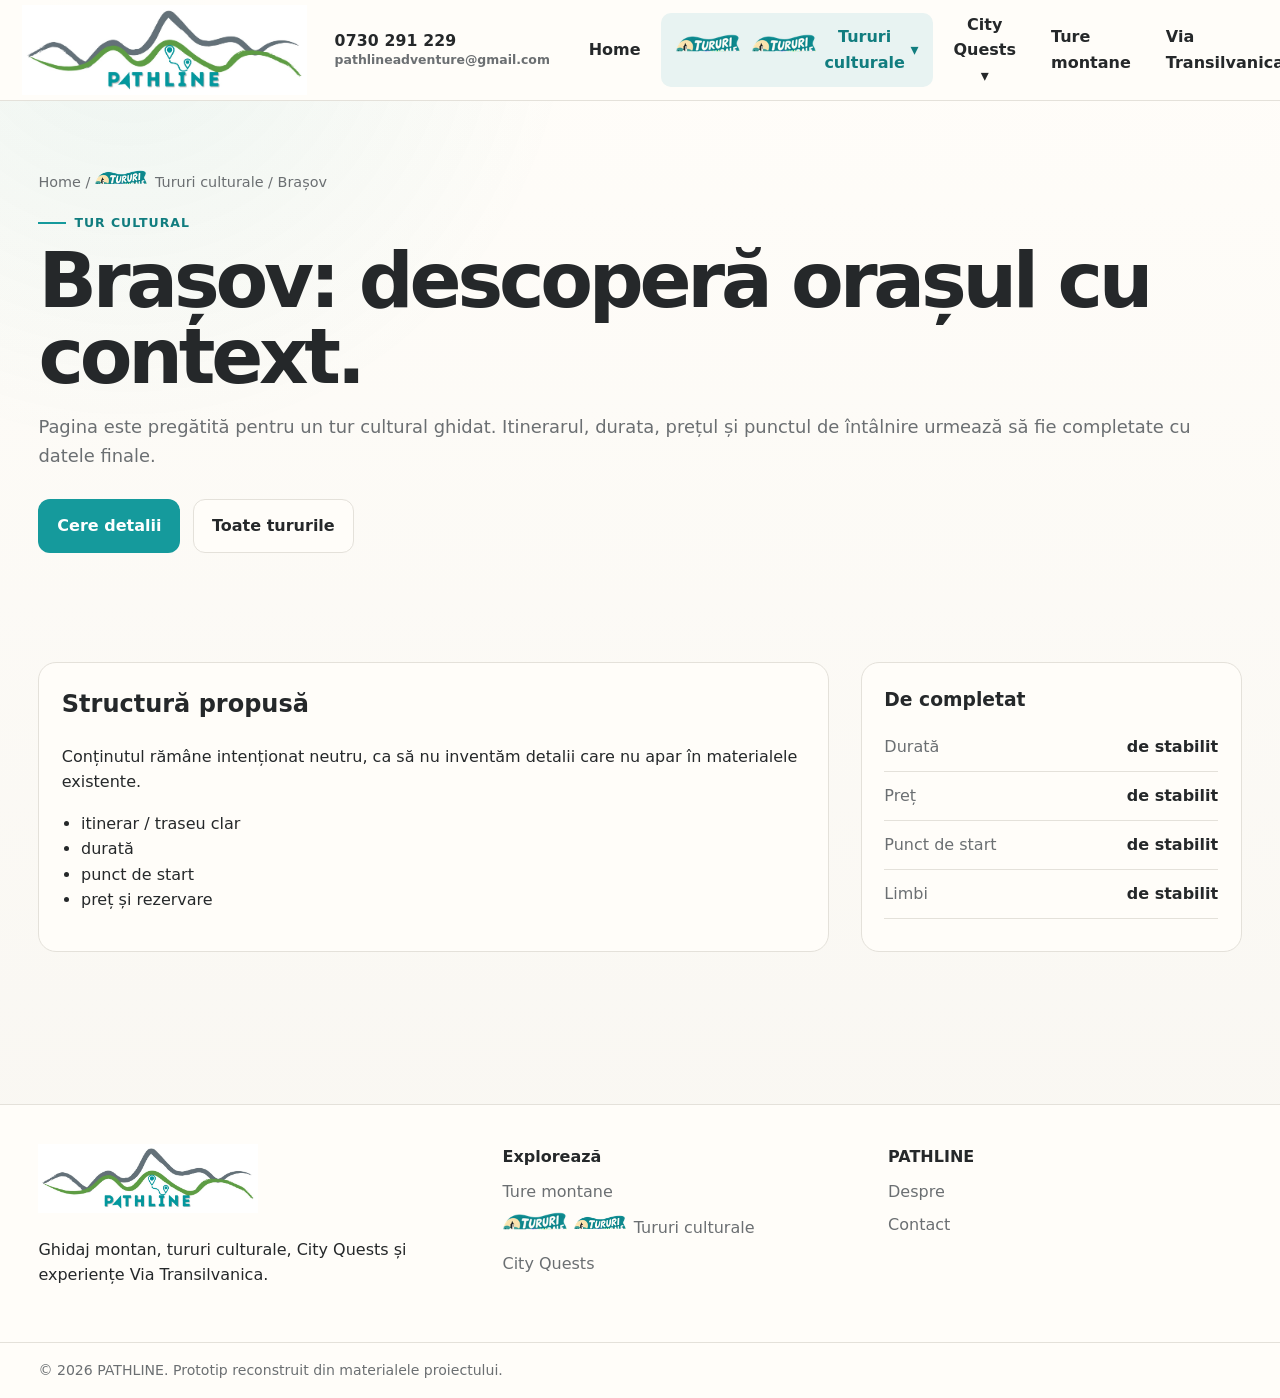
<file: cultura/brasov.html>
<!DOCTYPE html>
<html lang="ro">
 <head>
  <meta charset="utf-8"/>
  <meta content="width=device-width,initial-scale=1" name="viewport"/>
  <title>
   PATHLINE — Tur cultural Brașov
  </title>
  <meta content="PATHLINE — tur cultural în Brașov." name="description"/>
  <link href="../assets/css/style.css?v=20261004-icon2" rel="stylesheet"/>
 </head>
 <body>
  <header class="site-header">
   <div class="container nav-shell">
    <a class="brand" href="../index.html">
     <img alt="PATHLINE" src="../assets/images/pathline-logo.png"/>
    </a>
    <div aria-label="Date de contact PATHLINE" class="header-contact">
     <a aria-label="Sună PATHLINE la 0730 291 229" class="header-phone" href="tel:+40730291229">
      0730 291 229
     </a>
     <a aria-label="Trimite e-mail către PATHLINE" class="header-email" href="mailto:pathlineadventure@gmail.com">
      pathlineadventure@gmail.com
     </a>
    </div>
    <button aria-expanded="false" class="menu-toggle" data-menu-toggle="" type="button">
     ☰ Meniu
    </button>
    <nav class="nav" data-nav="">
     <ul class="nav-list">
      <li>
       <a class="nav-link" href="../index.html">
        Home
       </a>
      </li>
      <li class="dropdown">
       <button aria-expanded="false" class="dropdown-toggle" data-dropdown-toggle="" type="button"><span class="cultural-static-label"><img class="cultural-static-icon" src="../assets/images/icon-tururi-culturale-v2.png" alt="" aria-hidden="true"><span>Tururi culturale</span></span> <span aria-hidden="true">▾</span></button>
       <ul class="dropdown-menu">
        <li>
         <a class="overview-link" href="../tururi-culturale.html"><span class="cultural-static-label"><img class="cultural-static-icon" src="../assets/images/icon-tururi-culturale-v2.png" alt="" aria-hidden="true"><span>Vezi toate tururile culturale</span></span></a>
        </li>
        <li>
         <a href="../cultura/brasov.html">
          Brașov
         </a>
        </li>
        <li>
         <a href="../cultura/sinaia.html">
          Sinaia
         </a>
        </li>
        <li>
         <a href="../cultura/sibiu.html">
          Sibiu
         </a>
        </li>
       </ul>
      </li>
      <li class="dropdown">
       <button aria-expanded="false" class="dropdown-toggle" data-dropdown-toggle="" type="button">
        City Quests ▾
       </button>
       <ul class="dropdown-menu">
        <li>
         <a class="overview-link" href="../city-quests.html">
          Vezi toate City Quests
         </a>
        </li>
        <li>
         <a href="../quests/brasov.html">
          Brașov City Quest
         </a>
        </li>
        <li>
         <a href="../quests/sinaia.html">
          Sinaia City Quest
         </a>
        </li>
       </ul>
      </li>
      <li>
       <a class="nav-link" href="../ture.html">
        Ture montane
       </a>
      </li>
      <li>
       <a class="nav-link" href="../via-transilvanica.html">
        Via Transilvanica
       </a>
      </li>
      <li>
       <a class="nav-link" href="../despre.html">
        Despre
       </a>
      </li>
      <li>
       <a class="nav-link nav-contact" href="../contact.html">
        Contact
       </a>
      </li>
     </ul>
    </nav>
   </div>
  </header>
  <main>
   <section class="page-hero">
    <div class="container">
     <div class="breadcrumbs">
      <a href="../index.html">
       Home
      </a>
      /
      <a href="../tururi-culturale.html"><span class="cultural-static-label"><img class="cultural-static-icon" src="../assets/images/icon-tururi-culturale-v2.png" alt="" aria-hidden="true"><span>Tururi culturale</span></span></a>
      / Brașov
     </div>
     <div class="eyebrow">
      Tur cultural
     </div>
     <h1>
      Brașov: descoperă orașul cu context.
     </h1>
     <p>
      Pagina este pregătită pentru un tur cultural ghidat. Itinerarul, durata, prețul și punctul de întâlnire urmează să fie completate cu datele finale.
     </p>
     <div class="hero-actions">
      <a class="btn btn-primary" href="../contact.html">
       Cere detalii
      </a>
      <a class="btn btn-secondary" href="../tururi-culturale.html">
       Toate tururile
      </a>
     </div>
    </div>
   </section>
   <section class="section">
    <div class="container content-grid">
     <article class="content-card">
      <h2>
       Structură propusă
      </h2>
      <p>
       Conținutul rămâne intenționat neutru, ca să nu inventăm detalii care nu apar în materialele existente.
      </p>
      <ul class="checklist">
       <li>
        itinerar / traseu clar
       </li>
       <li>
        durată
       </li>
       <li>
        punct de start
       </li>
       <li>
        preț și rezervare
       </li>
      </ul>
     </article>
     <aside class="content-card">
      <h3>
       De completat
      </h3>
      <div class="info-list">
       <div class="info-row">
        <span>
         Durată
        </span>
        <strong>
         de stabilit
        </strong>
       </div>
       <div class="info-row">
        <span>
         Preț
        </span>
        <strong>
         de stabilit
        </strong>
       </div>
       <div class="info-row">
        <span>
         Punct de start
        </span>
        <strong>
         de stabilit
        </strong>
       </div>
       <div class="info-row">
        <span>
         Limbi
        </span>
        <strong>
         de stabilit
        </strong>
       </div>
      </div>
     </aside>
    </div>
   </section>
  </main>
  <footer class="site-footer">
   <div class="container footer-grid">
    <div class="footer-brand">
     <img alt="PATHLINE" src="../assets/images/pathline-logo.png"/>
     <p>
      Ghidaj montan, tururi culturale, City Quests și experiențe Via Transilvanica.
     </p>
    </div>
    <div>
     <div class="footer-title">
      Explorează
     </div>
     <div class="footer-links">
      <a href="../ture.html">
       Ture montane
      </a>
      <a href="../tururi-culturale.html"><span class="cultural-static-label"><img class="cultural-static-icon" src="../assets/images/icon-tururi-culturale-v2.png" alt="" aria-hidden="true"><span>Tururi culturale</span></span></a>
      <a href="../city-quests.html">
       City Quests
      </a>
     </div>
    </div>
    <div>
     <div class="footer-title">
      PATHLINE
     </div>
     <div class="footer-links">
      <a href="../despre.html">
       Despre
      </a>
      <a href="../contact.html">
       Contact
      </a>
     </div>
    </div>
   </div>
   <div class="container footer-bottom">
    © 2026 PATHLINE. Prototip reconstruit din materialele proiectului.
   </div>
  </footer>
  <script defer="" src="../assets/js/main.js?v=20261004-icon2">
  </script>
 </body>
</html>
</file>
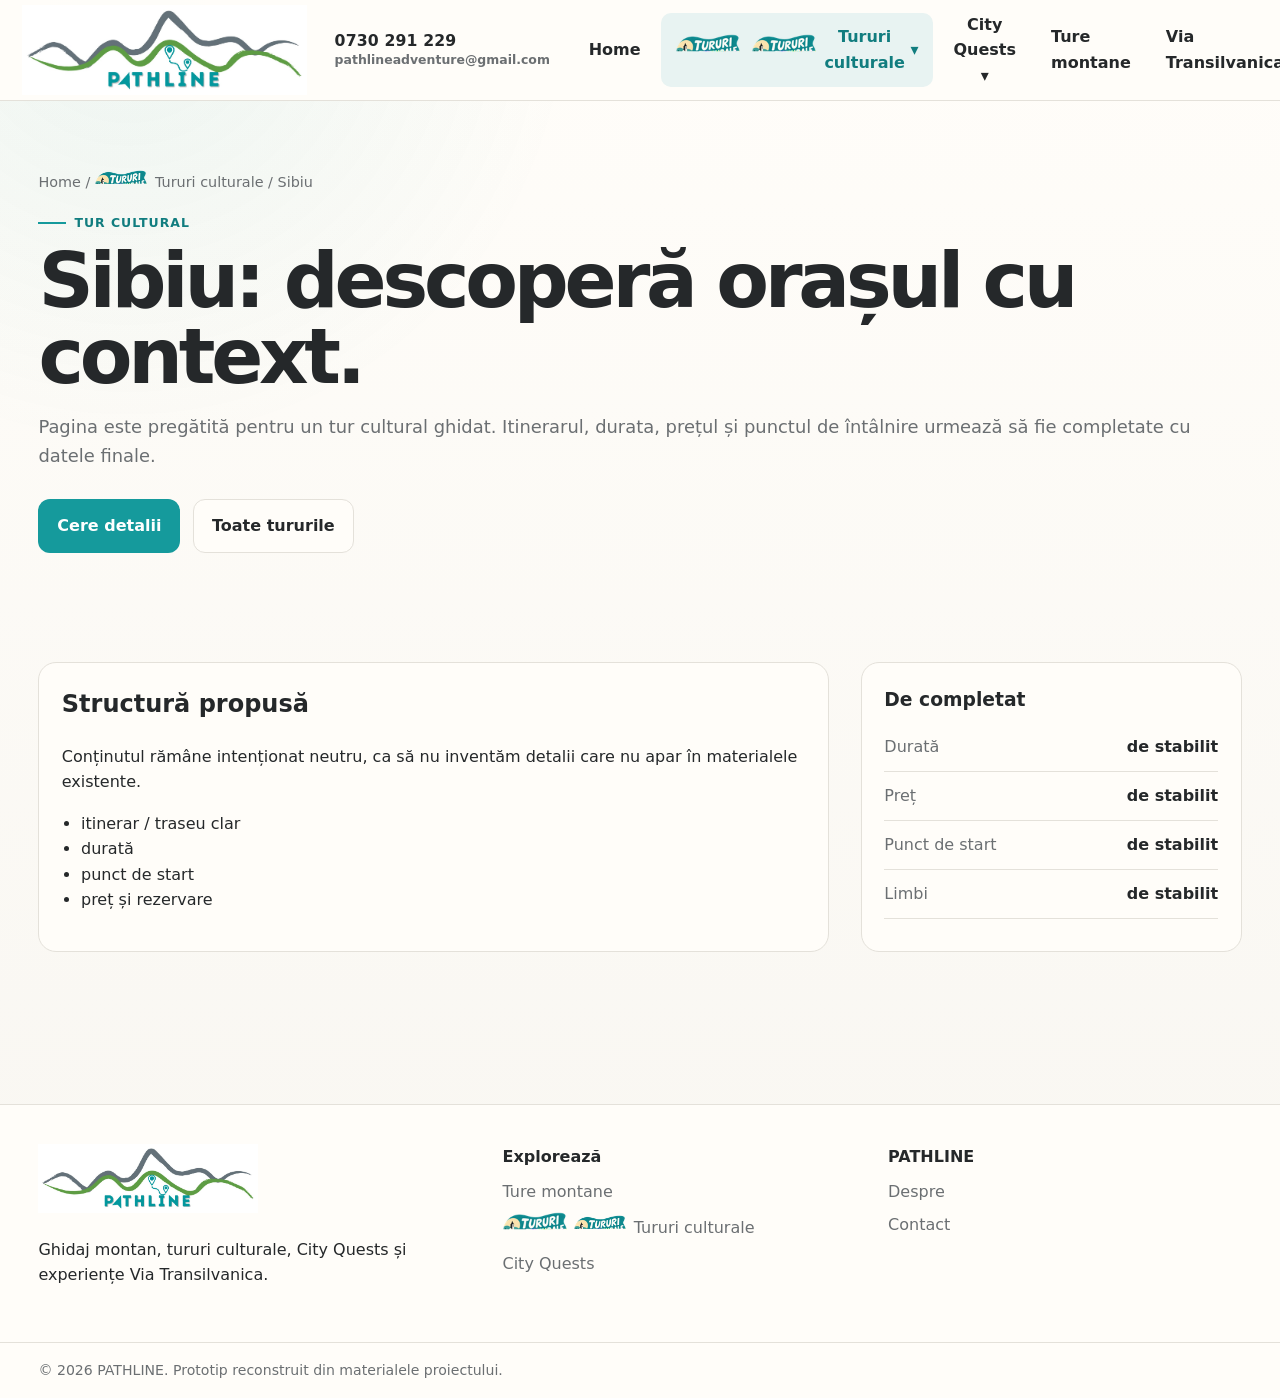
<file: cultura/sibiu.html>
<!DOCTYPE html>
<html lang="ro">
 <head>
  <meta charset="utf-8"/>
  <meta content="width=device-width,initial-scale=1" name="viewport"/>
  <title>
   PATHLINE — Tur cultural Sibiu
  </title>
  <meta content="PATHLINE — tur cultural în Sibiu." name="description"/>
  <link href="../assets/css/style.css?v=20261004-icon2" rel="stylesheet"/>
 </head>
 <body>
  <header class="site-header">
   <div class="container nav-shell">
    <a class="brand" href="../index.html">
     <img alt="PATHLINE" src="../assets/images/pathline-logo.png"/>
    </a>
    <div aria-label="Date de contact PATHLINE" class="header-contact">
     <a aria-label="Sună PATHLINE la 0730 291 229" class="header-phone" href="tel:+40730291229">
      0730 291 229
     </a>
     <a aria-label="Trimite e-mail către PATHLINE" class="header-email" href="mailto:pathlineadventure@gmail.com">
      pathlineadventure@gmail.com
     </a>
    </div>
    <button aria-expanded="false" class="menu-toggle" data-menu-toggle="" type="button">
     ☰ Meniu
    </button>
    <nav class="nav" data-nav="">
     <ul class="nav-list">
      <li>
       <a class="nav-link" href="../index.html">
        Home
       </a>
      </li>
      <li class="dropdown">
       <button aria-expanded="false" class="dropdown-toggle" data-dropdown-toggle="" type="button"><span class="cultural-static-label"><img class="cultural-static-icon" src="../assets/images/icon-tururi-culturale-v2.png" alt="" aria-hidden="true"><span>Tururi culturale</span></span> <span aria-hidden="true">▾</span></button>
       <ul class="dropdown-menu">
        <li>
         <a class="overview-link" href="../tururi-culturale.html"><span class="cultural-static-label"><img class="cultural-static-icon" src="../assets/images/icon-tururi-culturale-v2.png" alt="" aria-hidden="true"><span>Vezi toate tururile culturale</span></span></a>
        </li>
        <li>
         <a href="../cultura/brasov.html">
          Brașov
         </a>
        </li>
        <li>
         <a href="../cultura/sinaia.html">
          Sinaia
         </a>
        </li>
        <li>
         <a href="../cultura/sibiu.html">
          Sibiu
         </a>
        </li>
       </ul>
      </li>
      <li class="dropdown">
       <button aria-expanded="false" class="dropdown-toggle" data-dropdown-toggle="" type="button">
        City Quests ▾
       </button>
       <ul class="dropdown-menu">
        <li>
         <a class="overview-link" href="../city-quests.html">
          Vezi toate City Quests
         </a>
        </li>
        <li>
         <a href="../quests/brasov.html">
          Brașov City Quest
         </a>
        </li>
        <li>
         <a href="../quests/sinaia.html">
          Sinaia City Quest
         </a>
        </li>
       </ul>
      </li>
      <li>
       <a class="nav-link" href="../ture.html">
        Ture montane
       </a>
      </li>
      <li>
       <a class="nav-link" href="../via-transilvanica.html">
        Via Transilvanica
       </a>
      </li>
      <li>
       <a class="nav-link" href="../despre.html">
        Despre
       </a>
      </li>
      <li>
       <a class="nav-link nav-contact" href="../contact.html">
        Contact
       </a>
      </li>
     </ul>
    </nav>
   </div>
  </header>
  <main>
   <section class="page-hero">
    <div class="container">
     <div class="breadcrumbs">
      <a href="../index.html">
       Home
      </a>
      /
      <a href="../tururi-culturale.html"><span class="cultural-static-label"><img class="cultural-static-icon" src="../assets/images/icon-tururi-culturale-v2.png" alt="" aria-hidden="true"><span>Tururi culturale</span></span></a>
      / Sibiu
     </div>
     <div class="eyebrow">
      Tur cultural
     </div>
     <h1>
      Sibiu: descoperă orașul cu context.
     </h1>
     <p>
      Pagina este pregătită pentru un tur cultural ghidat. Itinerarul, durata, prețul și punctul de întâlnire urmează să fie completate cu datele finale.
     </p>
     <div class="hero-actions">
      <a class="btn btn-primary" href="../contact.html">
       Cere detalii
      </a>
      <a class="btn btn-secondary" href="../tururi-culturale.html">
       Toate tururile
      </a>
     </div>
    </div>
   </section>
   <section class="section">
    <div class="container content-grid">
     <article class="content-card">
      <h2>
       Structură propusă
      </h2>
      <p>
       Conținutul rămâne intenționat neutru, ca să nu inventăm detalii care nu apar în materialele existente.
      </p>
      <ul class="checklist">
       <li>
        itinerar / traseu clar
       </li>
       <li>
        durată
       </li>
       <li>
        punct de start
       </li>
       <li>
        preț și rezervare
       </li>
      </ul>
     </article>
     <aside class="content-card">
      <h3>
       De completat
      </h3>
      <div class="info-list">
       <div class="info-row">
        <span>
         Durată
        </span>
        <strong>
         de stabilit
        </strong>
       </div>
       <div class="info-row">
        <span>
         Preț
        </span>
        <strong>
         de stabilit
        </strong>
       </div>
       <div class="info-row">
        <span>
         Punct de start
        </span>
        <strong>
         de stabilit
        </strong>
       </div>
       <div class="info-row">
        <span>
         Limbi
        </span>
        <strong>
         de stabilit
        </strong>
       </div>
      </div>
     </aside>
    </div>
   </section>
  </main>
  <footer class="site-footer">
   <div class="container footer-grid">
    <div class="footer-brand">
     <img alt="PATHLINE" src="../assets/images/pathline-logo.png"/>
     <p>
      Ghidaj montan, tururi culturale, City Quests și experiențe Via Transilvanica.
     </p>
    </div>
    <div>
     <div class="footer-title">
      Explorează
     </div>
     <div class="footer-links">
      <a href="../ture.html">
       Ture montane
      </a>
      <a href="../tururi-culturale.html"><span class="cultural-static-label"><img class="cultural-static-icon" src="../assets/images/icon-tururi-culturale-v2.png" alt="" aria-hidden="true"><span>Tururi culturale</span></span></a>
      <a href="../city-quests.html">
       City Quests
      </a>
     </div>
    </div>
    <div>
     <div class="footer-title">
      PATHLINE
     </div>
     <div class="footer-links">
      <a href="../despre.html">
       Despre
      </a>
      <a href="../contact.html">
       Contact
      </a>
     </div>
    </div>
   </div>
   <div class="container footer-bottom">
    © 2026 PATHLINE. Prototip reconstruit din materialele proiectului.
   </div>
  </footer>
  <script defer="" src="../assets/js/main.js?v=20261004-icon2">
  </script>
 </body>
</html>
</file>
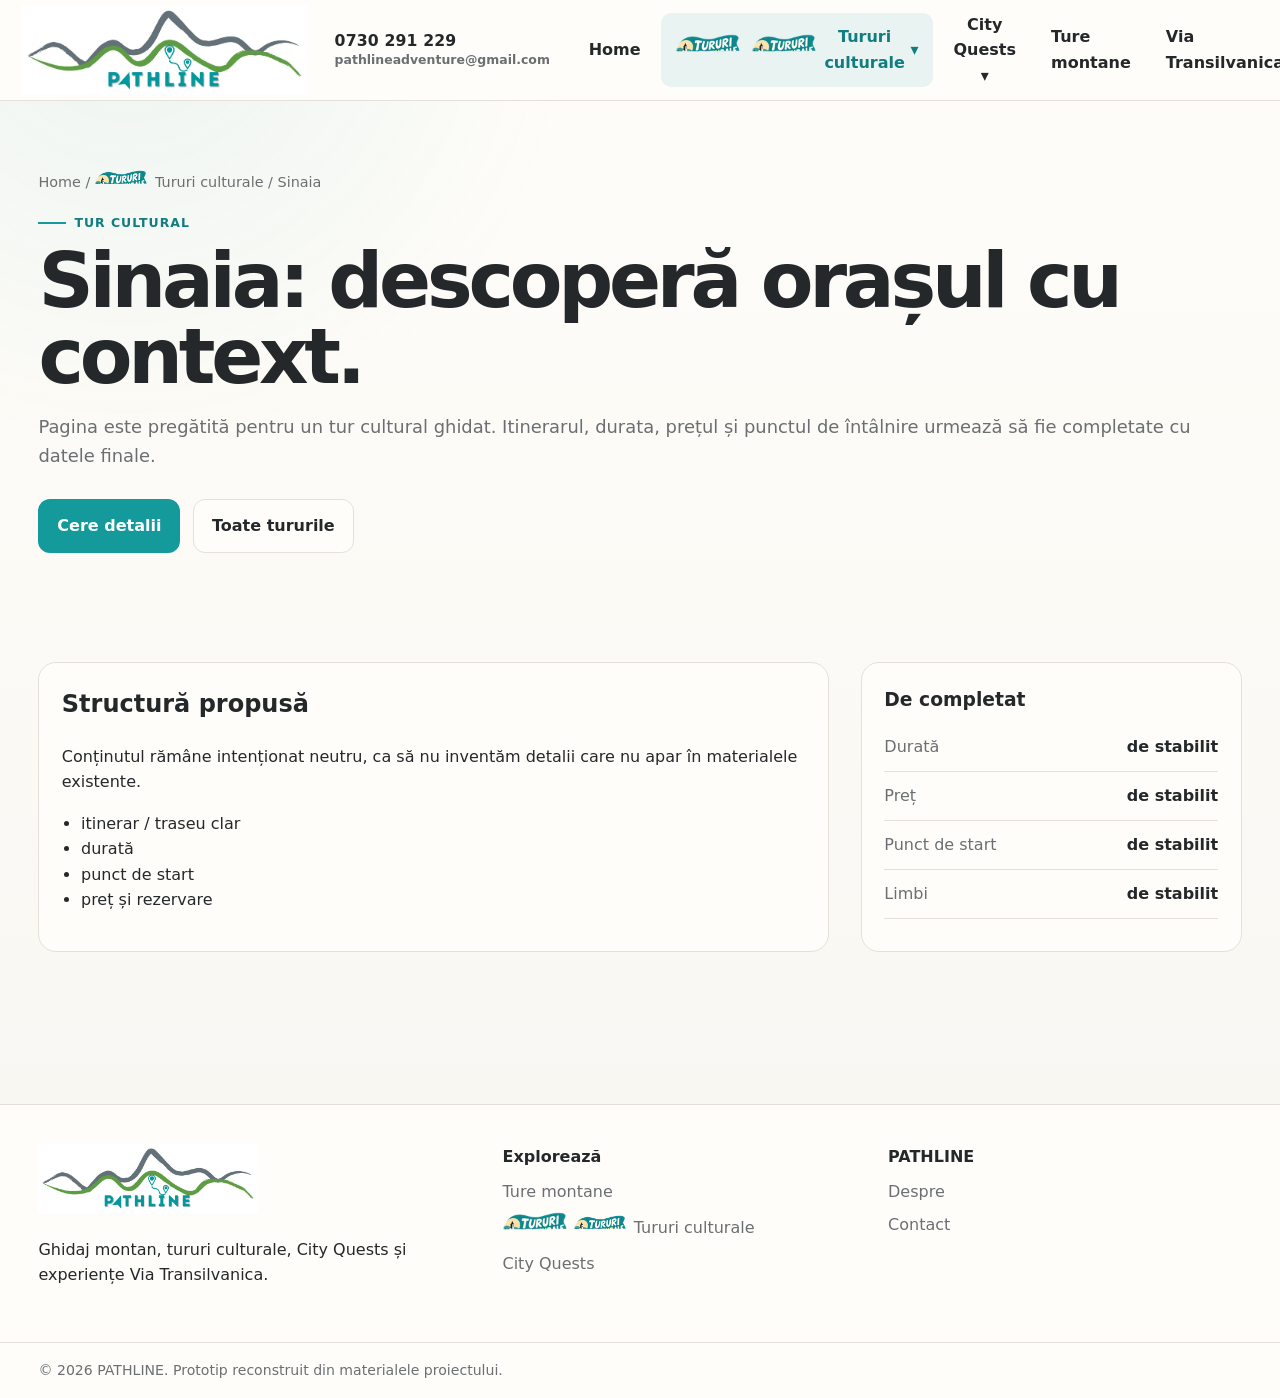
<file: cultura/sinaia.html>
<!DOCTYPE html>
<html lang="ro">
 <head>
  <meta charset="utf-8"/>
  <meta content="width=device-width,initial-scale=1" name="viewport"/>
  <title>
   PATHLINE — Tur cultural Sinaia
  </title>
  <meta content="PATHLINE — tur cultural în Sinaia." name="description"/>
  <link href="../assets/css/style.css?v=20261004-icon2" rel="stylesheet"/>
 </head>
 <body>
  <header class="site-header">
   <div class="container nav-shell">
    <a class="brand" href="../index.html">
     <img alt="PATHLINE" src="../assets/images/pathline-logo.png"/>
    </a>
    <div aria-label="Date de contact PATHLINE" class="header-contact">
     <a aria-label="Sună PATHLINE la 0730 291 229" class="header-phone" href="tel:+40730291229">
      0730 291 229
     </a>
     <a aria-label="Trimite e-mail către PATHLINE" class="header-email" href="mailto:pathlineadventure@gmail.com">
      pathlineadventure@gmail.com
     </a>
    </div>
    <button aria-expanded="false" class="menu-toggle" data-menu-toggle="" type="button">
     ☰ Meniu
    </button>
    <nav class="nav" data-nav="">
     <ul class="nav-list">
      <li>
       <a class="nav-link" href="../index.html">
        Home
       </a>
      </li>
      <li class="dropdown">
       <button aria-expanded="false" class="dropdown-toggle" data-dropdown-toggle="" type="button"><span class="cultural-static-label"><img class="cultural-static-icon" src="../assets/images/icon-tururi-culturale-v2.png" alt="" aria-hidden="true"><span>Tururi culturale</span></span> <span aria-hidden="true">▾</span></button>
       <ul class="dropdown-menu">
        <li>
         <a class="overview-link" href="../tururi-culturale.html"><span class="cultural-static-label"><img class="cultural-static-icon" src="../assets/images/icon-tururi-culturale-v2.png" alt="" aria-hidden="true"><span>Vezi toate tururile culturale</span></span></a>
        </li>
        <li>
         <a href="../cultura/brasov.html">
          Brașov
         </a>
        </li>
        <li>
         <a href="../cultura/sinaia.html">
          Sinaia
         </a>
        </li>
        <li>
         <a href="../cultura/sibiu.html">
          Sibiu
         </a>
        </li>
       </ul>
      </li>
      <li class="dropdown">
       <button aria-expanded="false" class="dropdown-toggle" data-dropdown-toggle="" type="button">
        City Quests ▾
       </button>
       <ul class="dropdown-menu">
        <li>
         <a class="overview-link" href="../city-quests.html">
          Vezi toate City Quests
         </a>
        </li>
        <li>
         <a href="../quests/brasov.html">
          Brașov City Quest
         </a>
        </li>
        <li>
         <a href="../quests/sinaia.html">
          Sinaia City Quest
         </a>
        </li>
       </ul>
      </li>
      <li>
       <a class="nav-link" href="../ture.html">
        Ture montane
       </a>
      </li>
      <li>
       <a class="nav-link" href="../via-transilvanica.html">
        Via Transilvanica
       </a>
      </li>
      <li>
       <a class="nav-link" href="../despre.html">
        Despre
       </a>
      </li>
      <li>
       <a class="nav-link nav-contact" href="../contact.html">
        Contact
       </a>
      </li>
     </ul>
    </nav>
   </div>
  </header>
  <main>
   <section class="page-hero">
    <div class="container">
     <div class="breadcrumbs">
      <a href="../index.html">
       Home
      </a>
      /
      <a href="../tururi-culturale.html"><span class="cultural-static-label"><img class="cultural-static-icon" src="../assets/images/icon-tururi-culturale-v2.png" alt="" aria-hidden="true"><span>Tururi culturale</span></span></a>
      / Sinaia
     </div>
     <div class="eyebrow">
      Tur cultural
     </div>
     <h1>
      Sinaia: descoperă orașul cu context.
     </h1>
     <p>
      Pagina este pregătită pentru un tur cultural ghidat. Itinerarul, durata, prețul și punctul de întâlnire urmează să fie completate cu datele finale.
     </p>
     <div class="hero-actions">
      <a class="btn btn-primary" href="../contact.html">
       Cere detalii
      </a>
      <a class="btn btn-secondary" href="../tururi-culturale.html">
       Toate tururile
      </a>
     </div>
    </div>
   </section>
   <section class="section">
    <div class="container content-grid">
     <article class="content-card">
      <h2>
       Structură propusă
      </h2>
      <p>
       Conținutul rămâne intenționat neutru, ca să nu inventăm detalii care nu apar în materialele existente.
      </p>
      <ul class="checklist">
       <li>
        itinerar / traseu clar
       </li>
       <li>
        durată
       </li>
       <li>
        punct de start
       </li>
       <li>
        preț și rezervare
       </li>
      </ul>
     </article>
     <aside class="content-card">
      <h3>
       De completat
      </h3>
      <div class="info-list">
       <div class="info-row">
        <span>
         Durată
        </span>
        <strong>
         de stabilit
        </strong>
       </div>
       <div class="info-row">
        <span>
         Preț
        </span>
        <strong>
         de stabilit
        </strong>
       </div>
       <div class="info-row">
        <span>
         Punct de start
        </span>
        <strong>
         de stabilit
        </strong>
       </div>
       <div class="info-row">
        <span>
         Limbi
        </span>
        <strong>
         de stabilit
        </strong>
       </div>
      </div>
     </aside>
    </div>
   </section>
  </main>
  <footer class="site-footer">
   <div class="container footer-grid">
    <div class="footer-brand">
     <img alt="PATHLINE" src="../assets/images/pathline-logo.png"/>
     <p>
      Ghidaj montan, tururi culturale, City Quests și experiențe Via Transilvanica.
     </p>
    </div>
    <div>
     <div class="footer-title">
      Explorează
     </div>
     <div class="footer-links">
      <a href="../ture.html">
       Ture montane
      </a>
      <a href="../tururi-culturale.html"><span class="cultural-static-label"><img class="cultural-static-icon" src="../assets/images/icon-tururi-culturale-v2.png" alt="" aria-hidden="true"><span>Tururi culturale</span></span></a>
      <a href="../city-quests.html">
       City Quests
      </a>
     </div>
    </div>
    <div>
     <div class="footer-title">
      PATHLINE
     </div>
     <div class="footer-links">
      <a href="../despre.html">
       Despre
      </a>
      <a href="../contact.html">
       Contact
      </a>
     </div>
    </div>
   </div>
   <div class="container footer-bottom">
    © 2026 PATHLINE. Prototip reconstruit din materialele proiectului.
   </div>
  </footer>
  <script defer="" src="../assets/js/main.js?v=20261004-icon2">
  </script>
 </body>
</html>
</file>
<file: assets/css/style.css>
:root {
  --bg:#f8f6f1;
  --surface:#fffdf9;
  --surface2:#e8f3f2;
  --ink:#25282a;
  --muted:#6b6f72;
  --line:#e4e1da;
  --pine:#159a9c;
  --pine2:#117d7f;
  --rust:#159a9c;
  --teal:#159a9c;
  --teal2:#117d7f;
  --green:#5f9e47;
  --shadow:0 16px 40px rgba(37,40,42,.09);
  --radius:18px;
  --max:1180px
}

* {
  box-sizing:border-box
}

html {
  scroll-behavior:smooth
}

body {
  margin:0;
  color:var(--ink);
  background:radial-gradient(circle at 10% 0,rgba(21,154,156,.08),transparent 28rem),linear-gradient(#fffdf9,#f8f6f1);
  font-family:Inter,system-ui,-apple-system,"Segoe UI",sans-serif;
  line-height:1.6
}

a {
  color:inherit
}

button,input,textarea,select {
  font:inherit
}

.container {
  width:min(var(--max),calc(100% - 2rem));
  margin:auto
}

.site-header {
  position:sticky;
  top:0;
  z-index:1000;
  background:rgba(255,253,249,.94);
  backdrop-filter:blur(14px);
  border-bottom:1px solid var(--line)
}

.nav-shell {
  min-height:76px;
  display:flex;
  align-items:center;
  justify-content:space-between;
  gap:1rem
}

.brand {
  display:flex
}

.brand img {
  width:245px
}

.menu-toggle {
  display:none;
  border:1px solid var(--line);
  background:var(--surface);
  border-radius:11px;
  padding:.58rem .78rem;
  font-weight:800
}

.nav-list {
  display:flex;
  align-items:center;
  gap:.2rem;
  list-style:none;
  padding:0;
  margin:0
}

.nav-link,.dropdown-toggle {
  border:0;
  background:transparent;
  text-decoration:none;
  font-weight:750;
  font-size:.94rem;
  padding:.62rem .8rem;
  border-radius:10px;
  display:flex;
  align-items:center;
  gap:.35rem;
  cursor:pointer;
  color:var(--ink);
  transition:background .18s ease,color .18s ease,transform .18s ease
}

.nav-link:hover,.dropdown-toggle:hover,.nav-link[aria-current=page],.dropdown-toggle.active-page {
  background:var(--surface2);
  color:var(--pine2)
}

.nav-contact {
  background:var(--pine);
  color:#fff!important;
  box-shadow:0 6px 18px rgba(21,154,156,.20)
}

.nav-contact:hover {
  background:var(--pine2)!important
}

.dropdown {
  position:relative
}

.dropdown-menu {
  display:none;
  position:absolute;
  top:calc(100% + .5rem);
  left:0;
  min-width:225px;
  padding:.5rem;
  list-style:none;
  margin:0;
  background:var(--surface);
  border:1px solid var(--line);
  border-radius:14px;
  box-shadow:var(--shadow)
}

.dropdown.is-open .dropdown-menu {
  display:block
}

.dropdown-menu a {
  display:block;
  text-decoration:none;
  font-weight:700;
  padding:.63rem .75rem;
  border-radius:9px
}

.dropdown-menu a:hover {
  background:var(--surface2);
  color:var(--pine2)
}

.hero {
  padding:5rem 0 4rem
}

.hero-grid {
  display:grid;
  grid-template-columns:1.08fr .92fr;
  gap:3.5rem;
  align-items:center
}

.eyebrow {
  display:inline-flex;
  align-items:center;
  gap:.5rem;
  color:var(--pine2);
  font-weight:850;
  letter-spacing:.08em;
  text-transform:uppercase;
  font-size:.78rem
}

.eyebrow:before {
  content:"";
  width:28px;
  height:2px;
  background:var(--rust)
}

.hero h1,.page-hero h1 {
  font-size:clamp(2.6rem,6vw,5.35rem);
  line-height:.98;
  letter-spacing:-.055em;
  margin:.65rem 0 1.2rem;
  max-width:12ch
}

.hero p,.page-hero p {
  font-size:1.12rem;
  color:var(--muted);
  max-width:64ch
}

.hero-actions {
  display:flex;
  gap:.8rem;
  flex-wrap:wrap;
  margin-top:1.8rem
}

.btn {
  display:inline-flex;
  align-items:center;
  justify-content:center;
  text-decoration:none;
  border-radius:12px;
  padding:.82rem 1.12rem;
  font-weight:850;
  border:1px solid transparent
}

.btn-primary {
  background:var(--pine);
  color:#fff
}

.btn-primary:hover {
  background:var(--pine2);
  transform:translateY(-1px)
}

.btn-secondary {
  background:var(--surface);
  border-color:var(--line);
  color:var(--ink)
}

.btn-secondary:hover {
  background:#eef7f6;
  border-color:#c9e5e2;
  color:var(--pine2)
}

.hero-art {
  min-height:500px;
  border-radius:28px;
  position:relative;
  overflow:hidden;
  background:linear-gradient(165deg,rgba(21,154,156,.10),rgba(255,255,255,.12)),linear-gradient(#ece9e2,#fffdf9);
  box-shadow:var(--shadow)
}

.hero-art:before {
  content:"";
  position:absolute;
  inset:0;
  background:radial-gradient(circle at 75% 17%,rgba(255,255,255,.95) 0 42px,transparent 43px),linear-gradient(145deg,transparent 0 46%,#9fc9c5 47% 57%,transparent 58%),linear-gradient(34deg,transparent 0 48%,#5d918d 49% 64%,transparent 65%),linear-gradient(155deg,transparent 0 54%,#2f6462 55% 70%,transparent 71%)
}

.hero-art:after {
  content:"";
  position:absolute;
  left:7%;
  right:7%;
  bottom:8%;
  height:34%;
  border-radius:50% 50% 16px 16px;
  background:repeating-radial-gradient(ellipse at 50% 130%,transparent 0 14px,rgba(255,255,255,.36) 15px 16px),linear-gradient(#e3efed,#9fc9c5)
}

.hero-label {
  position:absolute;
  left:1.2rem;
  top:1.2rem;
  z-index:2;
  background:rgba(255,255,255,.9);
  border-radius:999px;
  padding:.5rem .75rem;
  font-weight:850;
  font-size:.78rem
}

.trust-strip {
  padding:0 0 4.5rem
}

.trust-grid {
  display:grid;
  grid-template-columns:repeat(3,1fr);
  gap:1rem
}

.trust-item {
  background:var(--surface);
  border:1px solid var(--line);
  border-radius:15px;
  padding:1rem
}

.trust-item strong {
  display:block
}

.trust-item span {
  color:var(--muted);
  font-size:.92rem
}

.section {
  padding:4.5rem 0
}

.section-alt {
  background:rgba(232,243,242,.62);
  border-block:1px solid var(--line)
}

.section-head {
  display:flex;
  align-items:end;
  justify-content:space-between;
  gap:2rem;
  margin-bottom:2rem
}

.section-head h2 {
  margin:0;
  font-size:clamp(2rem,4vw,3.2rem);
  line-height:1.04;
  letter-spacing:-.04em
}

.section-head p {
  margin:0;
  color:var(--muted);
  max-width:55ch
}

.pillar-grid,.card-grid {
  display:grid;
  grid-template-columns:repeat(3,1fr);
  gap:1.2rem
}

.pillar-card,.card {
  background:var(--surface);
  border:1px solid var(--line);
  border-radius:var(--radius);
  padding:1.35rem;
  box-shadow:0 10px 30px rgba(37,40,42,.05)
}

.pillar-card h3,.card h3 {
  margin:.2rem 0 .5rem;
  font-size:1.35rem
}

.pillar-card p,.card p {
  margin:0;
  color:var(--muted)
}

.pillar-icon {
  width:46px;
  height:46px;
  display:grid;
  place-items:center;
  border-radius:14px;
  background:var(--surface2);
  color:var(--teal);
  font-size:1.35rem;
  margin-bottom:1rem
}

.text-link {
  display:inline-flex;
  margin-top:1rem;
  color:var(--pine2);
  font-weight:850;
  text-decoration:none
}

.tour-card {
  padding:0;
  overflow:hidden
}

.tour-image {
  height:210px;
  background:linear-gradient(135deg,rgba(15,118,110,.14),rgba(194,65,12,.12)),linear-gradient(30deg,#9ebfb4 0 35%,#507a70 36% 60%,#274d47 61%);
  position:relative
}

.tour-image.mtb {
  background:linear-gradient(135deg,rgba(194,65,12,.14),rgba(15,118,110,.1)),linear-gradient(25deg,#d3b68f 0 30%,#6f8f77 31% 58%,#34564b 59%)
}

.tour-image.private {
  background:linear-gradient(135deg,rgba(16,42,67,.12),rgba(15,118,110,.12)),linear-gradient(165deg,#d9e5e1 0 35%,#7b9f94 36% 63%,#234b45 64%)
}

.badges {
  position:absolute;
  left:1rem;
  top:1rem;
  display:flex;
  gap:.4rem;
  flex-wrap:wrap
}

.badge {
  background:rgba(255,253,249,.94);
  padding:.36rem .55rem;
  border-radius:999px;
  font-size:.72rem;
  font-weight:900
}

.tour-body {
  padding:1.2rem
}

.metrics {
  display:grid;
  grid-template-columns:repeat(2,1fr);
  gap:.6rem;
  margin:1rem 0
}

.metric {
  background:#eef7f6;
  border-radius:10px;
  padding:.7rem
}

.metric small {
  display:block;
  color:var(--muted);
  text-transform:uppercase;
  font-size:.64rem;
  font-weight:850
}

.metric strong {
  font-size:.88rem
}

.card-foot {
  display:flex;
  justify-content:space-between;
  align-items:center;
  gap:1rem;
  border-top:1px solid var(--line);
  padding-top:1rem
}

.price {
  font-weight:900;
  color:var(--pine2)
}

.cta-band {
  border-radius:26px;
  padding:2rem;
  background:linear-gradient(135deg,#117d7f,#159a9c);
  color:#fff;
  display:grid;
  grid-template-columns:1fr auto;
  gap:2rem;
  align-items:center
}

.cta-band h2 {
  margin:0 0 .4rem;
  font-size:clamp(1.8rem,3vw,2.7rem)
}

.cta-band p {
  margin:0;
  color:rgba(255,255,255,.8)
}

.cta-band .btn {
  background:#fffdf9;
  color:#145f61
}

.cta-band .btn:hover {
  background:#e8f3f2;
  color:#117d7f
}

.page-hero {
  padding:4.3rem 0 2.3rem
}

.breadcrumbs {
  color:var(--muted);
  font-size:.9rem;
  margin-bottom:.65rem
}

.breadcrumbs a {
  text-decoration:none
}

.content-grid {
  display:grid;
  grid-template-columns:1.35fr .65fr;
  gap:2rem
}

.content-card {
  background:var(--surface);
  border:1px solid var(--line);
  border-radius:var(--radius);
  padding:1.4rem
}

.content-card h2,.content-card h3 {
  margin-top:0
}

.checklist {
  padding-left:1.2rem
}

.info-list {
  display:grid;
  gap:.7rem
}

.info-row {
  display:flex;
  justify-content:space-between;
  gap:1rem;
  padding-bottom:.7rem;
  border-bottom:1px solid var(--line)
}

.info-row span {
  color:var(--muted)
}

.form {
  display:grid;
  gap:1rem
}

.field {
  display:grid;
  gap:.35rem
}

.field label {
  font-weight:800
}

.field input,.field textarea,.field select {
  width:100%;
  border:1px solid var(--line);
  background:var(--surface);
  border-radius:10px;
  padding:.78rem
}

.field textarea {
  min-height:140px
}

.form-note {
  font-size:.9rem;
  color:var(--muted)
}

.notice {
  display:none;
  margin-top:1rem;
  padding:.9rem 1rem;
  border-radius:12px;
  background:var(--surface2);
  border:1px solid var(--line)
}

.site-footer {
  margin-top:5rem;
  border-top:1px solid var(--line);
  background:var(--surface)
}

.footer-grid {
  display:grid;
  grid-template-columns:1.1fr .9fr .9fr;
  gap:2rem;
  padding:2.4rem 0
}

.footer-brand img {
  width:220px
}

.footer-title {
  font-weight:900;
  margin-bottom:.6rem
}

.footer-links {
  display:grid;
  gap:.45rem
}

.footer-links a {
  text-decoration:none;
  color:var(--muted)
}

.footer-bottom {
  border-top:1px solid var(--line);
  padding:1rem 0;
  color:var(--muted);
  font-size:.88rem
}

@media(max-width:980px) {
  .menu-toggle {
    display:inline-flex
  }

  .nav {
    display:none;
    position:absolute;
    left:1rem;
    right:1rem;
    top:82px;
    background:var(--surface);
    border:1px solid var(--line);
    border-radius:16px;
    box-shadow:var(--shadow);
    padding:.75rem
  }

  .nav.is-open {
    display:block
  }

  .nav-list {
    flex-direction:column;
    align-items:stretch
  }

  .nav-link,.dropdown-toggle {
    width:100%;
    justify-content:space-between
  }

  .dropdown-menu {
    position:static;
    box-shadow:none;
    margin:.35rem 0
  }

  .hero-grid,.content-grid {
    grid-template-columns:1fr
  }

  .hero-art {
    min-height:390px
  }

  .pillar-grid,.card-grid {
    grid-template-columns:1fr 1fr
  }

  .trust-grid {
    grid-template-columns:1fr
  }

}

@media(max-width:680px) {
  .container {
    width:min(100% - 1.2rem,var(--max))
  }

  .brand img {
    width:178px
  }

  .nav-shell {
    min-height:68px
  }

  .nav {
    top:72px
  }

  .hero {
    padding:2.5rem 0 2rem
  }

  .hero h1,.page-hero h1 {
    font-size:clamp(2.35rem,14vw,4rem)
  }

  .hero-art {
    min-height:320px
  }

  .hero-actions,.card-foot {
    flex-direction:column;
    align-items:stretch
  }

  .btn {
    width:100%
  }

  .pillar-grid,.card-grid,.footer-grid {
    grid-template-columns:1fr
  }

  .section {
    padding:3.4rem 0
  }

  .section-head {
    align-items:start;
    flex-direction:column
  }

  .cta-band {
    grid-template-columns:1fr
  }

  .metrics {
    grid-template-columns:1fr 1fr
  }

}

 /* Homepage simplificat */
 .home-hero {
  padding:5.4rem 0 2.6rem;
  text-align:center
}

.home-hero-inner {
  max-width:760px
}

.home-hero .eyebrow {
  justify-content:center
}

.home-hero h1 {
  font-size:clamp(3rem,8vw,6.3rem);
  line-height:.94;
  letter-spacing:-.065em;
  margin:.6rem 0 1rem
}

.home-hero p {
  margin:0 auto;
  color:var(--muted);
  font-size:1.13rem;
  max-width:52ch
}

.home-categories {
  padding:1rem 0 4.4rem
}

.home-category-grid {
  display:grid;
  grid-template-columns:repeat(2,minmax(0,1fr));
  gap:1rem
}

.home-category-card {
  display:grid;
  grid-template-columns:auto 1fr auto;
  align-items:center;
  gap:1rem;
  background:var(--surface);
  border:1px solid var(--line);
  border-radius:20px;
  padding:1.35rem;
  text-decoration:none;
  box-shadow:0 10px 30px rgba(37,40,42,.05);
  transition:transform .18s ease,box-shadow .18s ease,border-color .18s ease;
  min-height:126px
}

.home-category-card:hover {
  transform:translateY(-3px);
  box-shadow:var(--shadow);
  border-color:#b9deda
}

.home-category-mark {
  width:50px;
  height:50px;
  border-radius:15px;
  display:grid;
  place-items:center;
  background:var(--surface2);
  color:var(--teal);
  font-size:1.45rem;
  font-weight:900
}

.home-category-card strong {
  display:block;
  font-size:1.2rem;
  line-height:1.2
}

.home-category-card small {
  display:block;
  color:var(--muted);
  font-size:.9rem;
  margin-top:.22rem
}

.home-category-arrow {
  font-size:1.5rem;
  color:var(--pine2)
}

.home-category-card.via .home-category-mark {
  background:#edf3e8;
  color:var(--green)
}

.home-bottom {
  padding:0 0 3.8rem
}

.home-bottom-inner {
  border-top:1px solid var(--line);
  padding-top:1.5rem;
  display:flex;
  align-items:center;
  justify-content:space-between;
  gap:1rem
}

.home-bottom p {
  margin:0;
  color:var(--muted);
  font-weight:700
}

.compact-page-hero {
  padding-bottom:1rem
}

.via-intro-grid {
  display:grid;
  grid-template-columns:1.3fr .7fr;
  gap:1.2rem
}

.via-intro-section {
  padding-top:2rem
}

 @media(min-width:981px) {
  .nav-link,.dropdown-toggle {
    padding:.58rem .66rem;
    font-size:.9rem
  }

  .brand img {
    width:220px
  }

}

 @media(max-width:680px) {
  .home-hero {
    padding:3.2rem 0 2rem
  }

  .home-category-grid {
    grid-template-columns:1fr
  }

  .home-category-card {
    min-height:110px
  }

  .home-bottom-inner {
    align-items:stretch;
    flex-direction:column
  }

  .via-intro-grid {
    grid-template-columns:1fr
  }

}

 /* Pagini de prezentare pentru categorii */
 .dropdown-menu .overview-link {
  font-weight:850;
  color:var(--pine2);
  border-bottom:1px solid var(--line);
  border-radius:9px 9px 0 0;
  margin-bottom:.28rem;
  padding-bottom:.72rem
}

 .overview-grid {
  display:grid;
  grid-template-columns:repeat(3,minmax(0,1fr));
  gap:1rem
}

 .overview-card {
  display:flex;
  flex-direction:column;
  min-height:210px;
  background:var(--surface);
  border:1px solid var(--line);
  border-radius:18px;
  padding:1.35rem;
  text-decoration:none;
  box-shadow:0 10px 30px rgba(37,40,42,.05);
  transition:transform .18s ease,box-shadow .18s ease,border-color .18s ease
}

 .overview-card:hover {
  transform:translateY(-3px);
  box-shadow:var(--shadow);
  border-color:#b9deda
}

 .overview-card .overview-number {
  font-size:.78rem;
  font-weight:900;
  letter-spacing:.08em;
  text-transform:uppercase;
  color:var(--pine2);
  margin-bottom:auto
}

 .overview-card h2 {
  font-size:1.55rem;
  margin:1rem 0 .4rem
}

 .overview-card p {
  margin:0;
  color:var(--muted)
}

 .overview-card .text-link {
  margin-top:1.1rem
}

 .category-intro {
  max-width:720px
}

 @media(max-width:900px) {
  .overview-grid {
    grid-template-columns:1fr 1fr
  }

}

 @media(max-width:620px) {
  .overview-grid {
    grid-template-columns:1fr
  }

}

 /* Desktop: deschide automat dropdown-ul când cursorul trece peste categorie. */
 @media (min-width:981px) {
   .dropdown:hover .dropdown-menu, .dropdown:focus-within .dropdown-menu {
     display:block;

  }

   .dropdown-menu::before {
     content:"";
     position:absolute;
     left:0;
     right:0;
     top:-10px;
     height:10px;

  }

}

 /* Header PATHLINE: mai mare pe desktop, logo aliniat la marginea stângă */
 @media (min-width:981px) {
   .site-header .nav-shell {
     width:100%;
     max-width:none;
     margin:0;
     padding:0 1.35rem;
     min-height:92px;
     gap:1.5rem;

  }

   .site-header .brand img {
     width:285px;
     height:auto;

  }

   .site-header .nav-list {
     gap:.35rem;

  }

   .site-header .nav-link, .site-header .dropdown-toggle {
     font-size:1rem;
     padding:.72rem .92rem;

  }

   .site-header .nav-contact {
     padding:.72rem 1.08rem;

  }

}

 @media (max-width:980px) {
   .site-header .nav-shell {
     min-height:78px;

  }

   .site-header .brand img {
     width:210px;

  }

   .site-header .nav {
     top:84px;

  }

}

 @media (max-width:680px) {
   .site-header .nav-shell {
     min-height:72px;

  }

   .site-header .brand img {
     width:188px;

  }

   .site-header .nav {
     top:76px;

  }

}

 /* Contact rapid lângă logo */
 .header-contact {
   display:flex;
   flex-direction:column;
   justify-content:center;
   gap:.14rem;
   line-height:1.2;
   white-space:nowrap;
   margin-left:.25rem;

}

 .header-contact a {
   text-decoration:none;
   color:var(--ink);
   transition:color .18s ease;

}

 .header-contact a:hover {
  color:var(--pine2)
}

 .header-phone {
  font-size:.98rem;
  font-weight:850;
  letter-spacing:.01em
}

 .header-email {
  font-size:.78rem;
  font-weight:650;
  color:var(--muted)!important
}

 .header-email:hover {
  color:var(--pine2)!important
}

 /* Homepage: fotografie panoramică în locul blocului simplu de intro */
 .home-hero {
  padding:2rem 0 2.7rem;
  text-align:left
}

 .home-hero-photo {
   position:relative;
   width:100%;
   height:clamp(360px,36vw,500px);
   overflow:hidden;
   border-radius:24px;
   box-shadow:var(--shadow);
   background:#dfe7e7;

}

 .home-hero-photo img {
   width:100%;
   height:100%;
   display:block;
   object-fit:cover;
   object-position:center top;

}

 .home-hero-photo::after {
   content:"";
   position:absolute;
   inset:0;
   background:linear-gradient(180deg,rgba(0,0,0,0) 44%,rgba(11,25,26,.48) 100%);
   pointer-events:none;

}

 .home-hero-caption {
   position:absolute;
   z-index:2;
   left:clamp(1.25rem,3vw,2.5rem);
   bottom:clamp(1.25rem,3vw,2.25rem);
   color:#fff;
   text-shadow:0 2px 16px rgba(0,0,0,.32);

}

 .home-hero-caption .eyebrow {
  color:#fff
}

 .home-hero-caption .eyebrow::before {
  background:#fff
}

 .home-hero-caption h1 {
   margin:.45rem 0 0;
   font-size:clamp(2.6rem,6vw,5.5rem);
   line-height:.94;
   letter-spacing:-.06em;

}

 @media (min-width:981px) {
   .site-header .nav-shell {
    justify-content:flex-start
  }

   .site-header .nav {
    margin-left:auto
  }

}

 @media (max-width:980px) {
   .site-header .nav-shell {
    justify-content:flex-start
  }

   .site-header .menu-toggle {
    margin-left:auto
  }

   .header-contact {
    margin-left:.35rem
  }

   .header-phone {
    font-size:.88rem
  }

   .header-email {
    font-size:.7rem
  }

}

 @media (max-width:760px) {
   .header-contact {
    display:none
  }

   .home-hero {
    padding:1rem 0 2rem
  }

   .home-hero-photo {
    height:320px;
    border-radius:18px
  }

}

 /* Layout full-width: folosim toată lățimea ecranului pe toate paginile */
 .container {
   width:100%;
   max-width:none;
   margin:0;
   padding-left:clamp(1rem,3vw,3.5rem);
   padding-right:clamp(1rem,3vw,3.5rem);

}

 /* Textele și blocurile nu mai sunt limitate la lățimea vechiului container */
 .hero h1, .page-hero h1, .hero p, .page-hero p, .section-head p, .home-hero-inner {
   max-width:none;

}

 /* Fotografia de pe homepage este full-bleed, pe toată lățimea viewport-ului */
 .home-hero .container {
   width:100%;
   padding-left:0;
   padding-right:0;

}

 .home-hero-photo {
   width:100%;
   border-radius:0;

}

 /* Header și footer folosesc aceeași logică full-width */
 .site-header .nav-shell, .footer-grid, .footer-bottom {
   max-width:none;

}

 @media (max-width:680px) {
   .container {
     width:100%;
     max-width:none;
     padding-left:1rem;
     padding-right:1rem;

  }

   .home-hero .container {
     padding-left:0;
     padding-right:0;

  }

   .home-hero-photo {
     border-radius:0;

  }

}

/* Icon Tururi culturale */
.cultural-icon-label {
  display:inline-flex;
  align-items:center;
  gap:.5rem;
  vertical-align:middle;
}

.cultural-icon-text {
  display:inline-block;
}

.cultural-tour-icon {
  display:inline-block;
  width:64px;
  height:32px;
  flex:0 0 64px;
  background:url("../images/icon-tururi-culturale-v2.png") center/contain no-repeat;
}

/* Fallback vizibil chiar dacă JavaScript-ul este în cache */
.nav-list > li:nth-child(2) > .dropdown-toggle::before,
a.overview-link[href$="tururi-culturale.html"]::before,
.footer-links a[href$="tururi-culturale.html"]::before,
.home-category-card.culture strong::before {
  content:"";
  display:inline-block;
  width:64px;
  height:32px;
  flex:0 0 64px;
  background:url("../images/icon-tururi-culturale-v2.png") center/contain no-repeat;
  vertical-align:middle;
  margin-right:.45rem;
}

a.overview-link[href$="tururi-culturale.html"],
.footer-links a[href$="tururi-culturale.html"],
.home-category-card.culture strong {
  display:flex;
  align-items:center;
}

.nav-list > li:nth-child(2) > .dropdown-toggle:has(.cultural-tour-icon)::before,
a.overview-link[href$="tururi-culturale.html"]:has(.cultural-tour-icon)::before,
.footer-links a[href$="tururi-culturale.html"]:has(.cultural-tour-icon)::before,
.home-category-card.culture strong:has(.cultural-tour-icon)::before {
  display:none;
}

.home-category-card .cultural-tour-icon,
.home-category-card.culture strong::before {
  width:86px;
  height:43px;
  flex-basis:86px;
}

@media (max-width:680px) {
  .cultural-tour-icon,
  .nav-list > li:nth-child(2) > .dropdown-toggle::before,
  a.overview-link[href$="tururi-culturale.html"]::before,
  .footer-links a[href$="tururi-culturale.html"]::before {
    width:54px;
    height:27px;
    flex-basis:54px;
  }

  .home-category-card .cultural-tour-icon,
  .home-category-card.culture strong::before {
    width:72px;
    height:36px;
    flex-basis:72px;
  }
}


/* Static cultural icon */
.cultural-static-label{
  display:inline-flex;
  align-items:center;
  gap:.5rem;
  vertical-align:middle;
}
.cultural-static-icon{
  display:block;
  width:64px;
  height:auto;
  flex:0 0 auto;
}
.dropdown-menu .cultural-static-icon,
.footer-links .cultural-static-icon,
.breadcrumbs .cultural-static-icon,
.eyebrow .cultural-static-icon{
  width:52px;
}
.home-category-card .cultural-static-icon{
  width:86px;
}
@media(max-width:680px){
  .cultural-static-icon{width:54px}
  .home-category-card .cultural-static-icon{width:72px}
}
</file>
